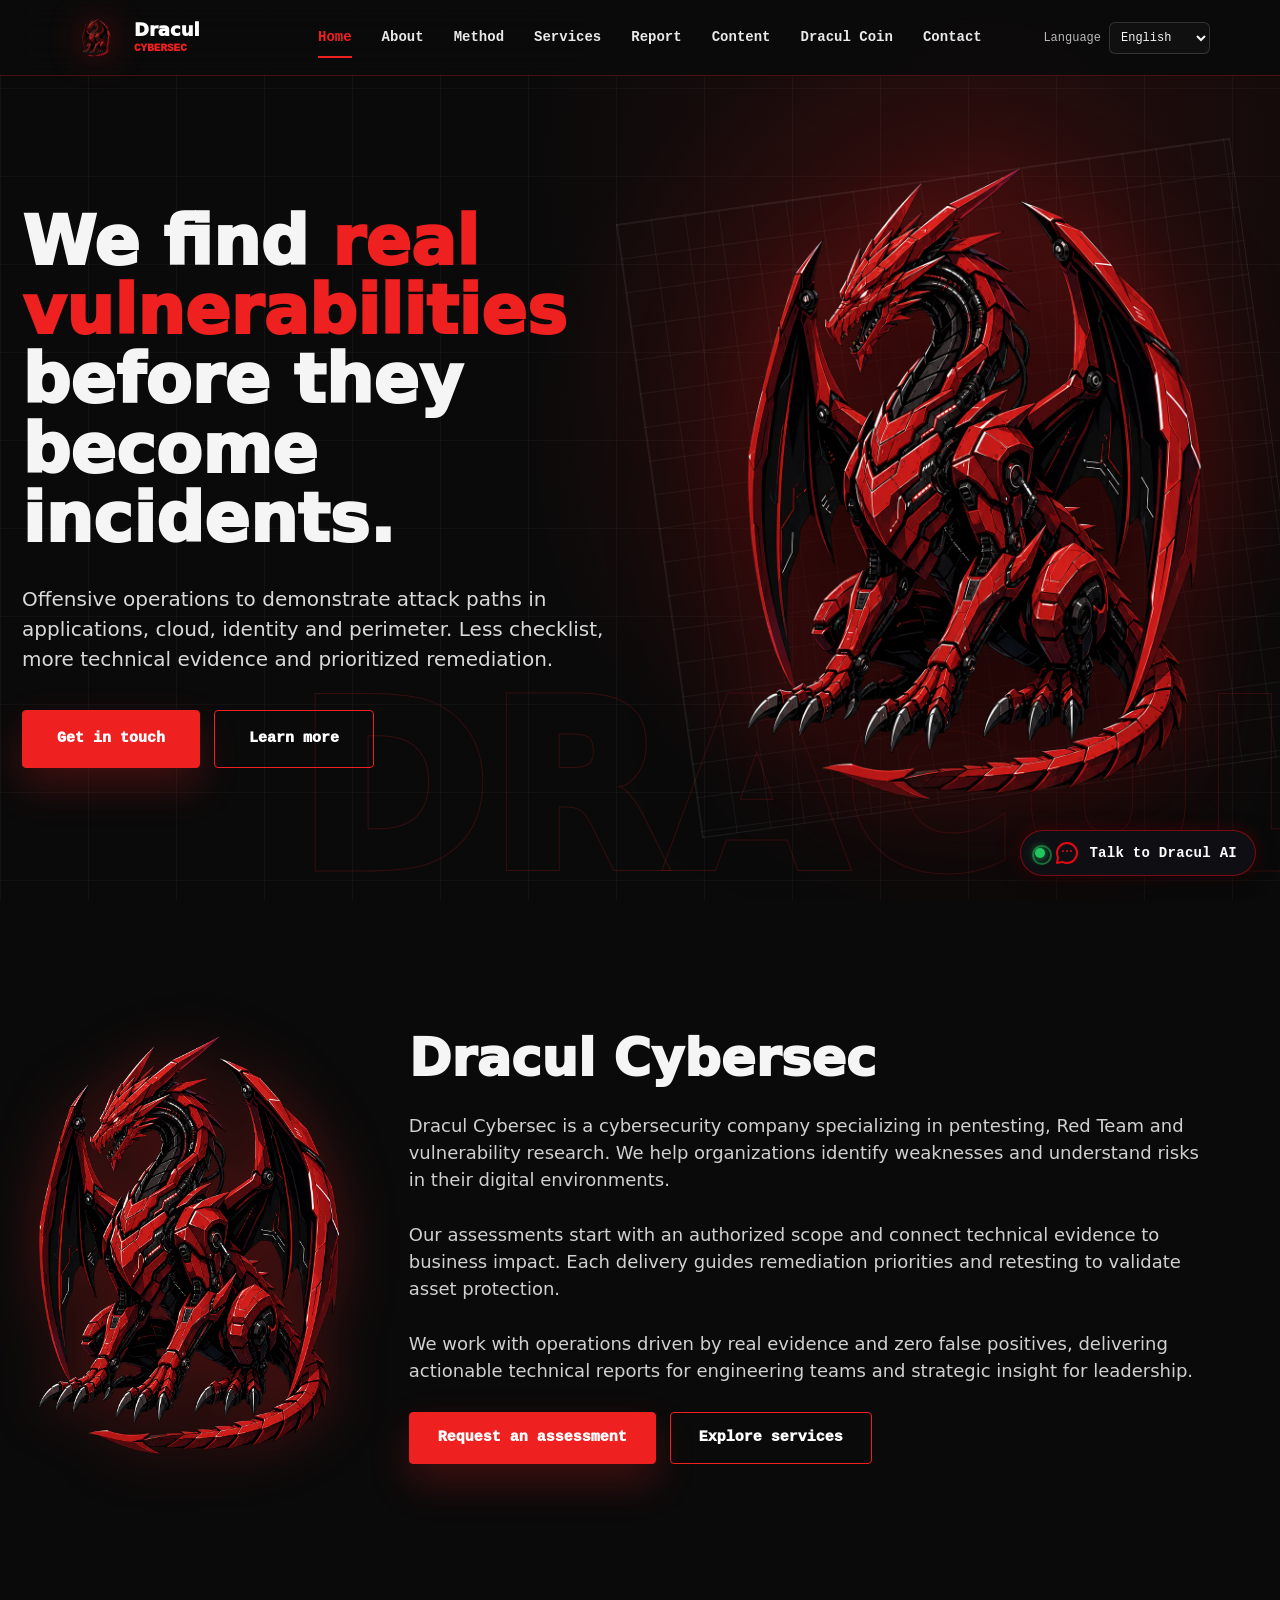
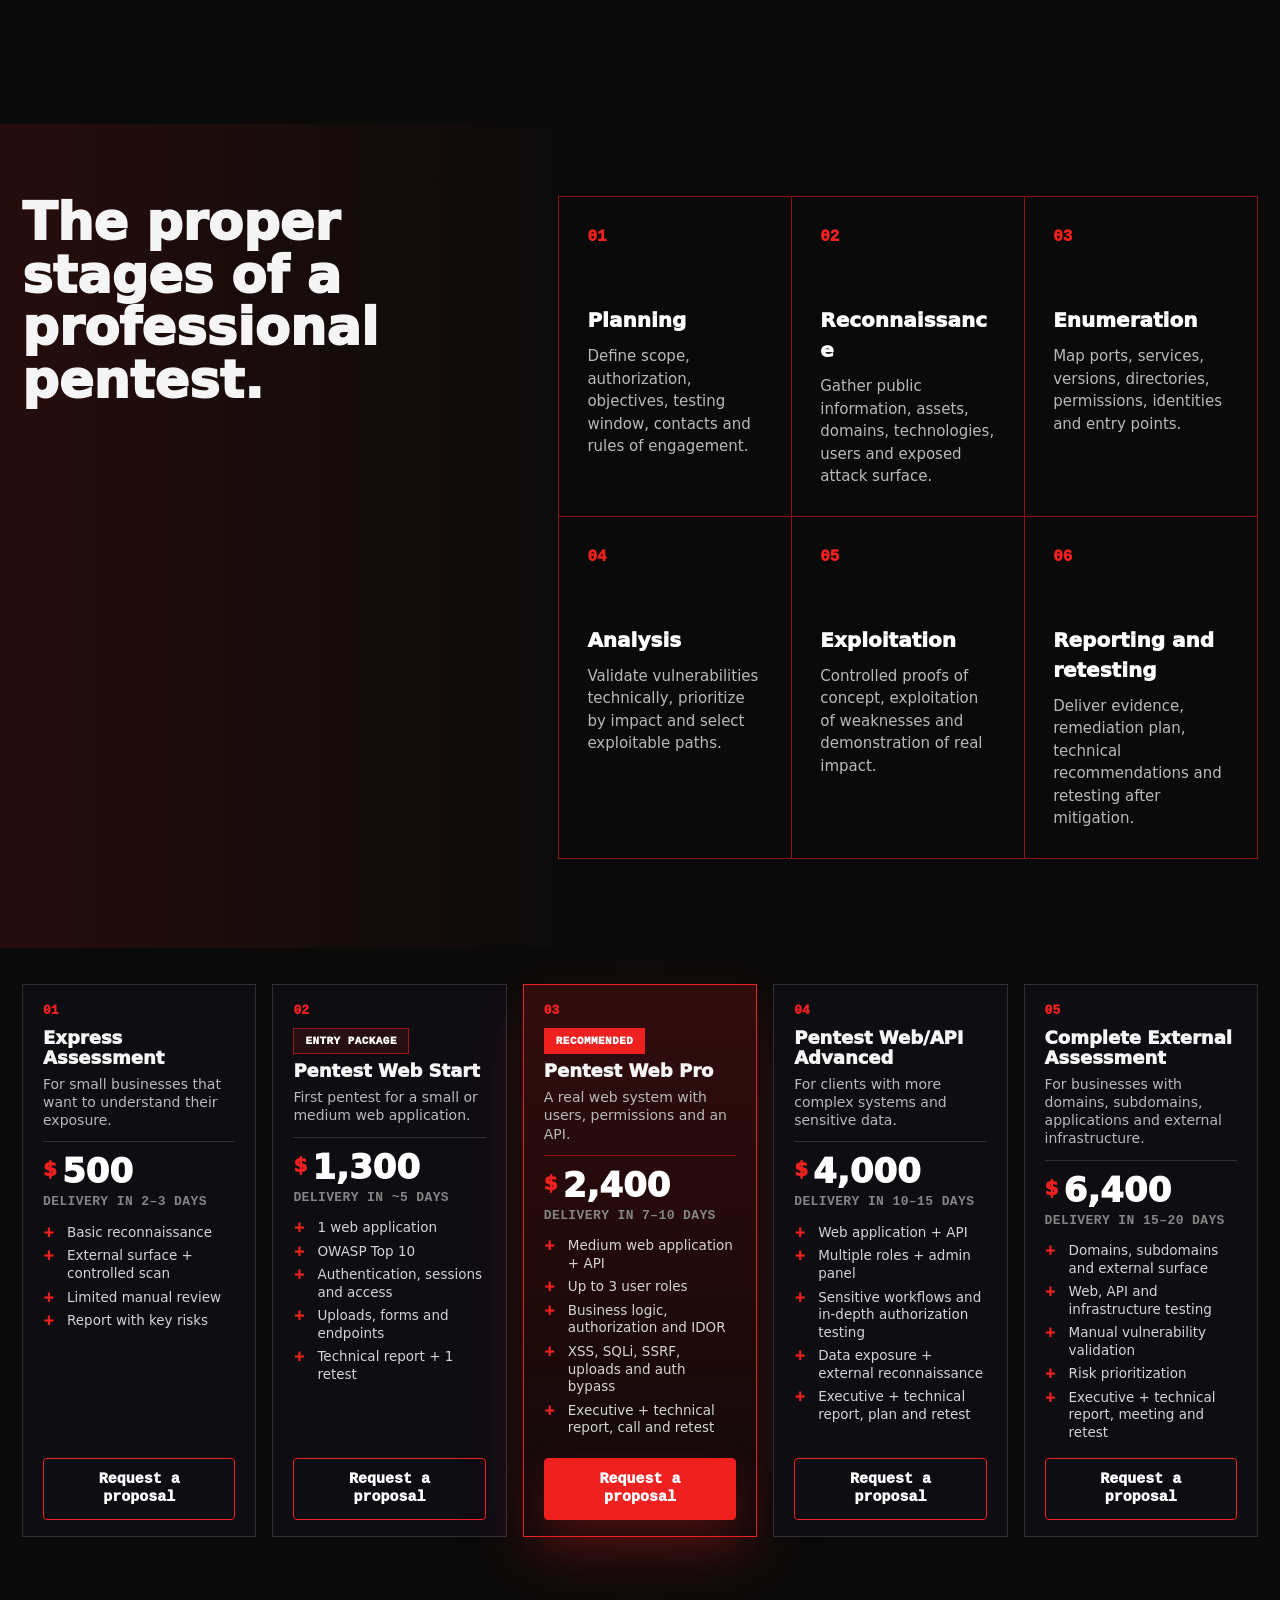
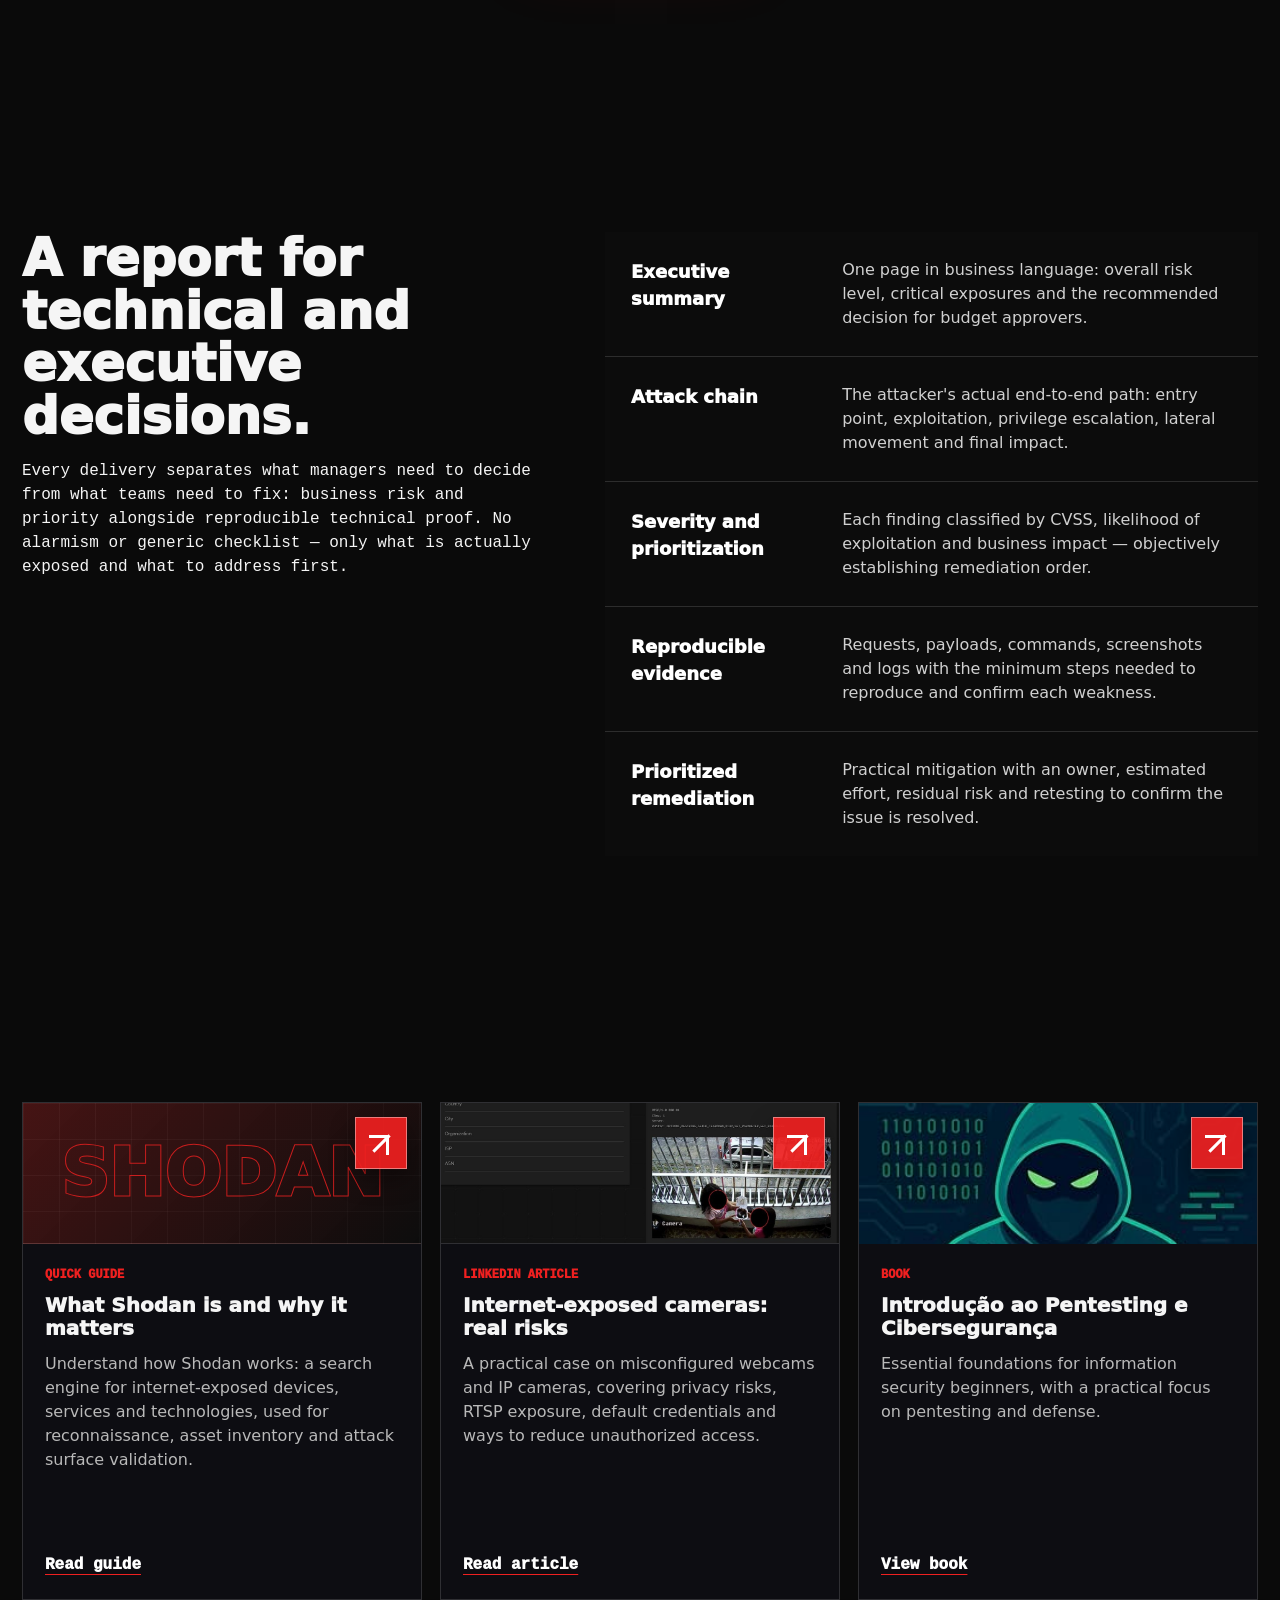
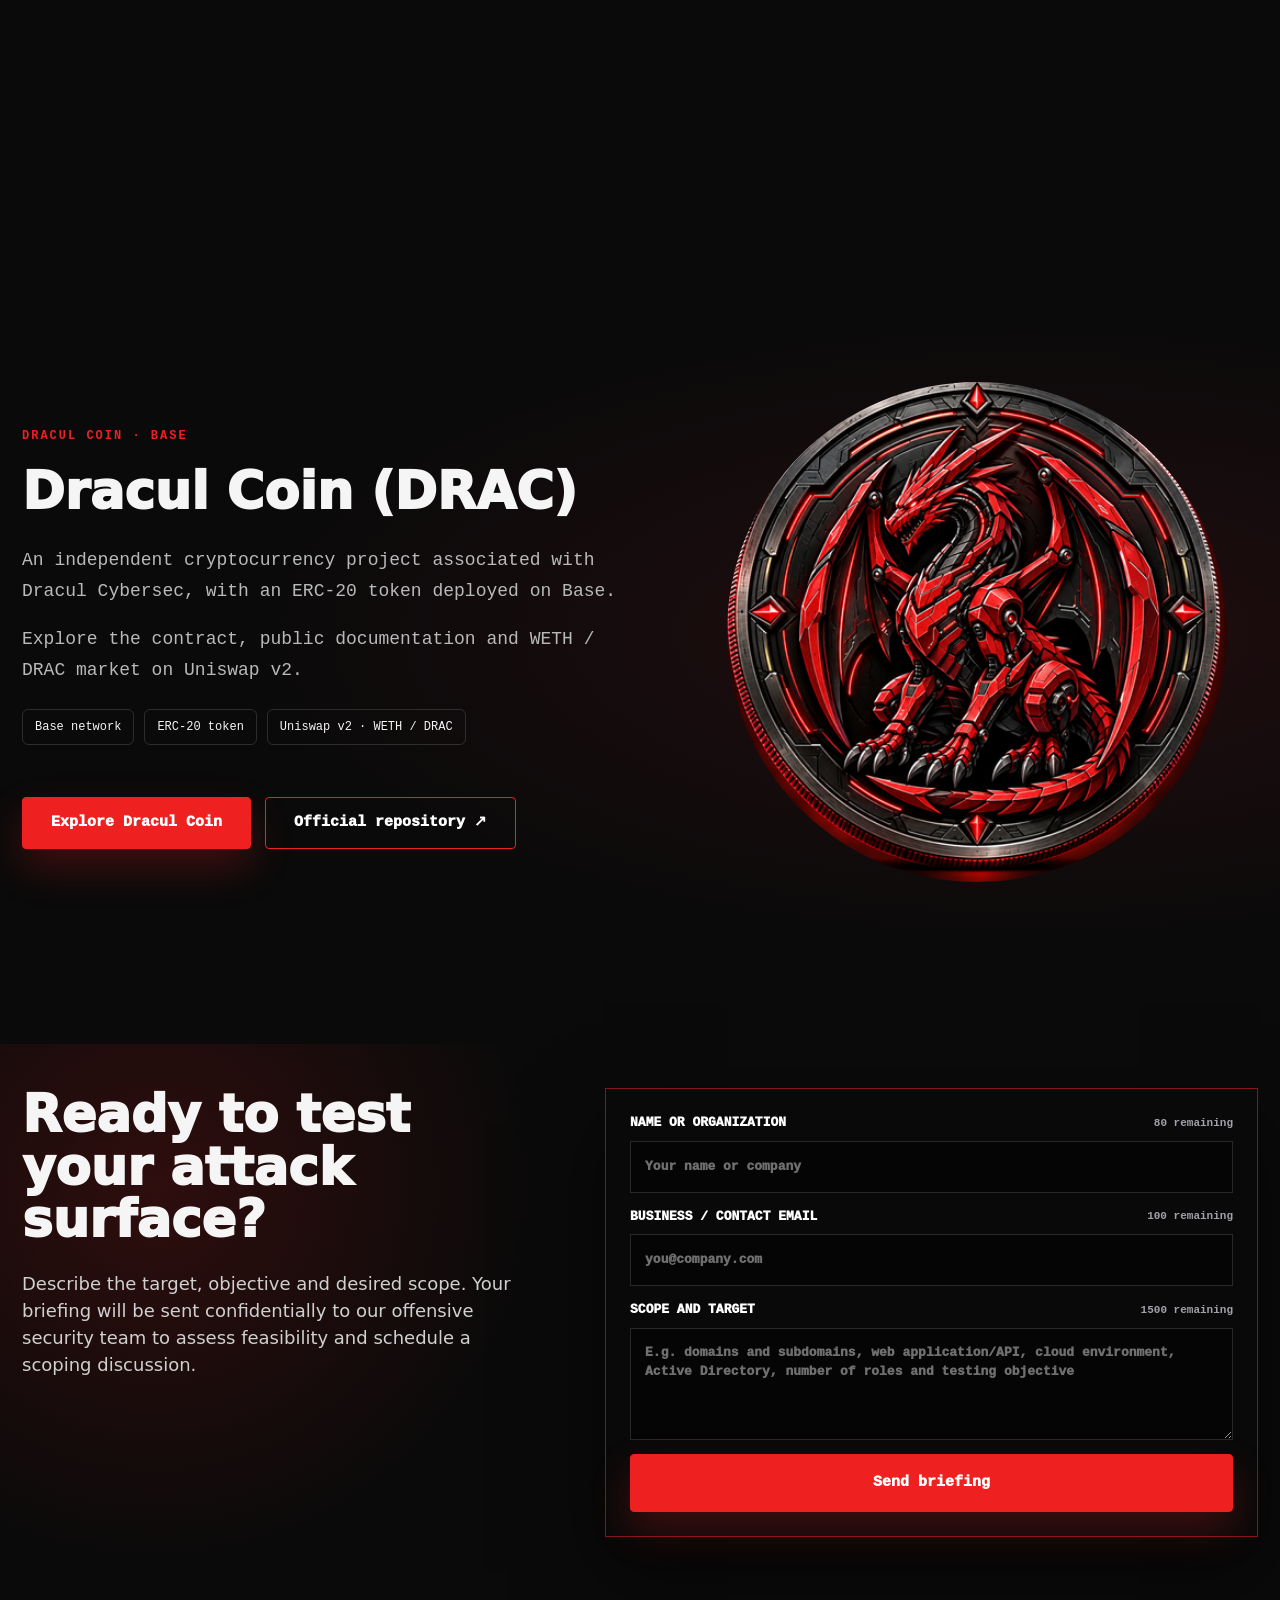
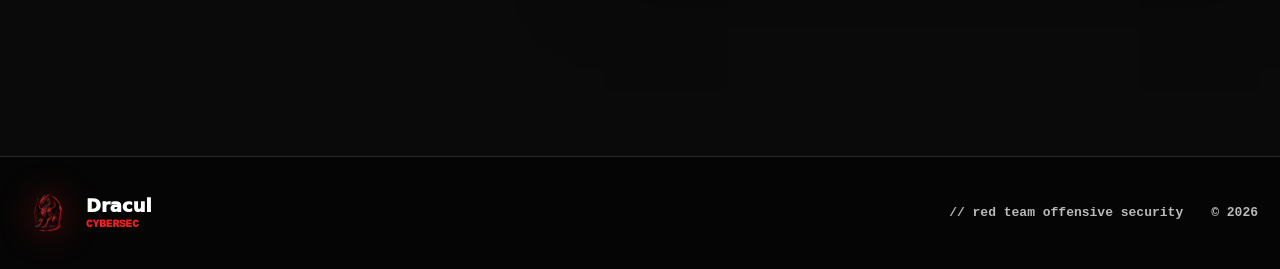
<file: docs/index.html>
<!DOCTYPE html>

<html lang="en">
<head><script>document.documentElement.setAttribute('data-locale-initializing','');</script>
<meta charset="utf-8"/>
<meta content="width=device-width, initial-scale=1" name="viewport"/>
<title>Dracul Cybersec | Red Team Offensive Security</title>
<meta content="Dracul Cybersec executa Red Team, pentest ofensivo, pesquisa de vulnerabilidades e validação de caminhos reais de ataque." name="description"/>
<meta content="pentest, red team, cibersegurança, seguranca ofensiva, active directory, pentest web, pentest mobile, api security, dracul cybersec" name="keywords"/>
<meta content="index, follow, max-image-preview:large, max-snippet:-1, max-video-preview:-1" name="robots"/>
<link href="https://draculcybersec.com/" rel="canonical"/>
<meta content="#0a0a0a" name="theme-color"/>
<!-- Open Graph / Facebook / WhatsApp -->
<meta content="pt_BR" property="og:locale"/>
<meta content="website" property="og:type"/>
<meta content="Dracul Cybersec | Red Team &amp; Pentest Ofensivo" property="og:title"/>
<meta content="Operações de Red Team e Pentests avançados em aplicações web, mobile, APIs e nuvem com validação prática e reteste incluso." property="og:description"/>
<meta content="https://draculcybersec.com/" property="og:url"/>
<meta content="Dracul Cybersec" property="og:site_name"/>
<meta content="https://draculcybersec.com/assets/dracul-brand-mark.png" property="og:image"/>
<!-- Twitter Card -->
<meta content="summary_large_image" name="twitter:card"/>
<meta content="Dracul Cybersec | Red Team &amp; Pentest Ofensivo" name="twitter:title"/>
<meta content="Operações ofensivas para provar caminhos reais de ataque antes que virem incidentes." name="twitter:description"/>
<meta content="https://draculcybersec.com/assets/dracul-brand-mark.png" name="twitter:image"/>
<link href="assets/favicon.png" rel="icon" type="image/png"/>
<link as="image" href="assets/dracul-brand-mark.png" rel="preload"/>
<link href="styles.css?v=20261014-services-fit" rel="stylesheet"/>
<!-- Schema.org JSON-LD para indexadores (Google, Bing) -->
<script type="application/ld+json">
    {
      "@context": "https://schema.org",
      "@graph": [
        {
          "@type": "ProfessionalService",
          "@id": "https://draculcybersec.com/#organization",
          "name": "Dracul Cybersec",
          "url": "https://draculcybersec.com/",
          "logo": "https://draculcybersec.com/assets/dracul-brand-mark.png",
          "image": "https://draculcybersec.com/assets/dracul-hero-dragon.png",
          "description": "Empresa de segurança cibernética especializada em Red Team, Pentests avançados Web, Mobile, APIs, Nuvem e Active Directory com evidências reais e reteste incluso.",
          "priceRange": "$$",
          "areaServed": {
            "@type": "Country",
            "name": "Brazil"
          },
          "hasOfferCatalog": {
            "@type": "OfferCatalog",
            "name": "Serviços de Segurança Ofensiva",
            "itemListElement": [
              {
                "@type": "Offer",
                "itemOffered": {
                  "@type": "Service",
                  "name": "Pentest Web, Mobile & APIs",
                  "description": "Identificação e exploração de vulnerabilidades críticas em aplicações web, mobile e APIs com validação prática sem falsos positivos."
                }
              },
              {
                "@type": "Offer",
                "itemOffered": {
                  "@type": "Service",
                  "name": "Operações de Red Team",
                  "description": "Simulações de ataque de alta fidelidade simulando adversários reais para avaliar a resiliência e detecção de incidentes."
                }
              },
              {
                "@type": "Offer",
                "itemOffered": {
                  "@type": "Service",
                  "name": "Active Directory & Segurança em Nuvem",
                  "description": "Mapeamento de caminhos de escalação de privilégios e abuso de permissões em Active Directory, AWS, Azure e GCP."
                }
              },
              {
                "@type": "Offer",
                "itemOffered": {
                  "@type": "Service",
                  "name": "Attack Surface Management",
                  "description": "Mapeamento contínuo de superfície de ataque exposta na internet e identificação preventiva de ativos esquecidos."
                }
              },
              {
                "@type": "Offer",
                "itemOffered": {
                  "@type": "Service",
                  "name": "Exercício de Purple Team",
                  "description": "Atuação integrada entre equipe ofensiva e defensiva para calibração de alertas SIEM/SOC e capacidade de resposta."
                }
              }
            ]
          }
        }
      ]
    }
    </script>
</head>
<body>
<header class="site-header" data-header="">
<a aria-label="Dracul Cybersec" class="brand" href="#inicio">
<img alt="" height="512" src="assets/dracul-brand-mark.png" width="512"/>
<span>
<strong>Dracul</strong>
<small>Cybersec</small>
</span>
</a>
<button aria-controls="nav" aria-expanded="false" class="nav-toggle" data-nav-toggle="" type="button">
<span></span>
<span></span>
<span></span>
<span class="sr-only">Abrir menu</span>
</button>
<nav class="nav" data-nav="" id="nav">
<div class="nav-mobile-top">
<span class="nav-mobile-title">MENU // SISTEMA</span>
<span class="nav-mobile-badge">TERMINAL OFENSIVO</span>
</div>
<div class="nav-links-list">
<a class="is-active" href="#inicio">
<span class="nav-item-num">01</span>
<span class="nav-item-name">Home</span>
<span aria-hidden="true" class="nav-item-arrow">→</span>
</a>
<a href="#sobre">
<span class="nav-item-num">02</span>
<span class="nav-item-name">Sobre</span>
<span aria-hidden="true" class="nav-item-arrow">→</span>
</a>
<a href="#metodo">
<span class="nav-item-num">03</span>
<span class="nav-item-name">Método</span>
<span aria-hidden="true" class="nav-item-arrow">→</span>
</a>
<a href="#servicos">
<span class="nav-item-num">04</span>
<span class="nav-item-name">Serviços</span>
<span aria-hidden="true" class="nav-item-arrow">→</span>
</a>
<a href="#relatorio">
<span class="nav-item-num">05</span>
<span class="nav-item-name">Relatório</span>
<span aria-hidden="true" class="nav-item-arrow">→</span>
</a>
<a href="#conteudo">
<span class="nav-item-num">06</span>
<span class="nav-item-name">Conteúdo</span>
<span aria-hidden="true" class="nav-item-arrow">→</span>
</a>
<a href="#dracul-coin"><span class="nav-item-num">07</span><span class="nav-item-name">Dracul Coin</span><span aria-hidden="true" class="nav-item-arrow">→</span></a>
</div>
<!-- <a href="#academy">Academy</a> -->
<div class="nav-cta-box">
<a class="nav-cta-btn" href="#contato">
<span class="nav-cta-desktop">Contato</span>
<span class="nav-cta-mobile">Falar com Especialistas</span>
<span aria-hidden="true" class="nav-cta-arrow">→</span>
</a>
</div>
<div class="nav-mobile-bottom">
<div class="nav-status-indicator">
<span class="pulse-dot"></span>
<span>DRACUL CYBERSEC // RED TEAM</span>
</div>
<span class="nav-system-status">ONLINE</span>
</div>
</nav>
<label class="portfolio-language"><span>Language</span><select aria-label="Language" id="portfolio-language"><option lang="en" selected value="en">English</option><option lang="es" value="es">Español</option><option lang="pt-BR" value="pt">Português</option></select></label>
</header>
<main>
<section aria-labelledby="hero-title" class="hero" id="inicio">
<div aria-hidden="true" class="hero-bg-word">DRACUL</div>
<div class="container hero-grid">
<div class="hero-copy">
<h1 id="hero-title">
              Encontramos <span>falhas reais</span> antes que elas virem incidente.
            </h1>
<p class="lead">
              Operações ofensivas para provar caminhos de ataque em aplicações, nuvem, identidade e perímetro. Menos
              checklist, mais evidência técnica e correção priorizada.
            </p>
<div class="hero-actions">
<a class="button primary" href="#contato">Entre em contato</a>
<a class="button outline" href="#sobre">Saiba mais</a>
<!-- <a class="button outline" href="http://localhost/index.php">Acessar Academy</a> -->
</div>
</div>
<div aria-label="Dragão Dracul Cybersec" class="hero-art">
<div aria-hidden="true" class="dragon-halo"></div>
<img alt="Dragão cybernético Dracul Cybersec" height="1536" src="assets/dracul-hero-dragon.png" width="1024"/>
</div>
</div>
</section>
<section aria-labelledby="about-title" class="about-section" id="sobre">
<div class="container about-grid">
<div class="about-dragon">
<img alt="Dragão da Dracul Cybersec" height="1536" src="assets/dracul-hero-dragon.png" width="1024"/>
</div>
<div class="about-copy">
<h2 id="about-title">Dracul Cybersec</h2>
<p>
              A Dracul Cybersec é uma empresa de cibersegurança especializada em pentest, Red Team e pesquisa de vulnerabilidades. Ajudamos organizações a identificar falhas e entender os riscos em seus ambientes digitais.
            </p>
<p>
              Nossas avaliações partem de um escopo autorizado e conectam evidências técnicas ao impacto no negócio. Cada entrega orienta a priorização das correções e o reteste para validar a proteção dos ativos.
            </p>
<p>
              Trabalhamos com operações orientadas a evidências reais e zero falsos positivos, com relatórios técnicos acionáveis para times de engenharia e visão estratégica para a liderança.
            </p>
<div class="about-actions">
<a class="button primary compact" href="#contato">Solicitar avaliação</a>
<a class="button outline compact" href="#servicos">Conhecer serviços</a>
</div>
</div>
</div>
</section>
<section aria-labelledby="method-title" class="method-section" id="metodo">
<div class="container method-grid">
<div>
<h2 id="method-title">Etapas corretas de um pentest profissional.</h2>
</div>
<ol class="steps">
<li><span>01</span><strong>Planejamento</strong><p>Definição de escopo, autorização, objetivos, janela, contatos e regras de engajamento.</p></li>
<li><span>02</span><strong>Reconhecimento</strong><p>Coleta de informações públicas, ativos, domínios, tecnologias, usuários e superfície exposta.</p></li>
<li><span>03</span><strong>Enumeração</strong><p>Mapeamento de portas, serviços, versões, diretórios, permissões, identidades e pontos de entrada.</p></li>
<li><span>04</span><strong>Análise</strong><p>Validação técnica de vulnerabilidades, priorização por impacto e escolha dos caminhos exploráveis.</p></li>
<li><span>05</span><strong>Exploração</strong><p>Execução controlada de provas de conceito, abuso de falhas e demonstração do impacto real.</p></li>
<li><span>06</span><strong>Relatório e reteste</strong><p>Entrega das evidências, plano de correção, recomendação técnica e reteste após mitigação.</p></li>
</ol>
</div>
</section>
<section aria-label="Serviços" class="services-section" id="servicos">
<div class="container pricing-grid">
<article class="price-card">
<header class="price-head">
<span class="price-index">01</span>
<h3>Auditoria Express</h3>
<p class="price-for">Para empresas pequenas que querem saber se estão muito expostas.</p>
</header>
<p class="price-value"><span class="price-currency">$</span>500</p>
<p class="price-term">Entrega em 2–3 dias</p>
<ul class="price-list">
<li>Reconhecimento básico</li>
<li>Superfície externa + scan controlado</li>
<li>Revisão manual limitada</li>
<li>Relatório com principais riscos</li>
</ul>
<a class="button outline compact price-cta" href="#contato">Solicitar proposta</a>
</article>
<article class="price-card">
<header class="price-head">
<span class="price-index">02</span>
<span class="price-badge">Pacote de entrada</span>
<h3>Pentest Web Start</h3>
<p class="price-for">Primeiro pentest de uma aplicação web pequena ou média.</p>
</header>
<p class="price-value"><span class="price-currency">$</span>1,300</p>
<p class="price-term">Entrega em ~5 dias</p>
<ul class="price-list">
<li>1 aplicação web</li>
<li>OWASP Top 10</li>
<li>Autenticação, sessão e acesso</li>
<li>Uploads, formulários e endpoints</li>
<li>Relatório técnico + 1 reteste</li>
</ul>
<a class="button outline compact price-cta" href="#contato">Solicitar proposta</a>
</article>
<article class="price-card is-featured">
<header class="price-head">
<span class="price-index">03</span>
<span class="price-badge">Mais recomendado</span>
<h3>Pentest Web Pro</h3>
<p class="price-for">Sistema web real com usuários, permissões e API.</p>
</header>
<p class="price-value"><span class="price-currency">$</span>2,400</p>
<p class="price-term">Entrega em 7–10 dias</p>
<ul class="price-list">
<li>Aplicação web média + API</li>
<li>Até 3 perfis de usuário</li>
<li>Lógica de negócio, autorização e IDOR</li>
<li>XSS, SQLi, SSRF, upload e auth bypass</li>
<li>Relatório exec. + técnico, call e reteste</li>
</ul>
<a class="button primary compact price-cta" href="#contato">Solicitar proposta</a>
</article>
<article class="price-card">
<header class="price-head">
<span class="price-index">04</span>
<h3>Pentest Web/API Advanced</h3>
<p class="price-for">Para cliente com sistema mais sério e dados sensíveis.</p>
</header>
<p class="price-value"><span class="price-currency">$</span>4,000</p>
<p class="price-term">Entrega em 10–15 dias</p>
<ul class="price-list">
<li>Aplicação web + API</li>
<li>Múltiplos perfis + painel admin</li>
<li>Fluxos sensíveis e autorização profunda</li>
<li>Exposição de dados + recon externo</li>
<li>Relatório exec. + técnico, plano e reteste</li>
</ul>
<a class="button outline compact price-cta" href="#contato">Solicitar proposta</a>
</article>
<article class="price-card">
<header class="price-head">
<span class="price-index">05</span>
<h3>Auditoria Externa Completa</h3>
<p class="price-for">Para empresas com domínio, subdomínios, aplicações e infraestrutura externa.</p>
</header>
<p class="price-value"><span class="price-currency">$</span>6,400</p>
<p class="price-term">Entrega em 15–20 dias</p>
<ul class="price-list">
<li>Domínios, subdomínios e superfície externa</li>
<li>Testes web, API e infraestrutura</li>
<li>Validação manual de vulnerabilidades</li>
<li>Priorização de risco</li>
<li>Relatório exec. + técnico, reunião e reteste</li>
</ul>
<a class="button outline compact price-cta" href="#contato">Solicitar proposta</a>
</article>
</div>
</section>
<section aria-labelledby="proof-title" class="proof-section" id="relatorio">
<div class="container proof-grid">
<div>
<h2 id="proof-title">Relatório que serve para decisão técnica e executiva.</h2>
<p>
              Toda entrega separa o que o gestor precisa para decidir do que a equipe precisa para corrigir:
              risco de negócio e prioridade de um lado, prova técnica reproduzível do outro. Sem alarmismo e
              sem checklist genérico — apenas o que está realmente exposto e o que fazer primeiro.
            </p>
</div>
<div class="proof-list">
<p><strong>Resumo executivo</strong><span>Uma página em linguagem de negócio: nível de risco geral, exposições críticas e a decisão recomendada para quem aprova orçamento.</span></p>
<p><strong>Cadeia de ataque</strong><span>O caminho real do atacante de ponta a ponta: ponto de entrada, exploração, escalada de privilégio, movimentação lateral e impacto final.</span></p>
<p><strong>Severidade e priorização</strong><span>Cada achado classificado por CVSS, probabilidade de exploração e impacto no negócio — definindo objetivamente a ordem do que corrigir.</span></p>
<p><strong>Evidência reproduzível</strong><span>Requests, payloads, comandos, prints e logs com os passos mínimos para sua equipe reproduzir e confirmar cada falha.</span></p>
<p><strong>Correção priorizada</strong><span>Mitigação prática com responsável (owner), esforço estimado, risco residual e reteste para comprovar que a falha foi fechada.</span></p>
</div>
</div>
</section>
<section aria-label="Conteúdo" class="content-section" id="conteudo">
<div class="container content-grid">
<article class="content-card feature-card">
<button aria-label="Ler guia sobre o Shodan" class="content-preview shodan-media" data-modal-target="article-shodan-modal" type="button">
<span>SHODAN</span>
<span aria-hidden="true" class="open-badge"></span>
</button>
<div>
<p class="content-type">Guia rápido</p>
<h3>O que é o Shodan e por que ele importa</h3>
<p>
                Entenda como o Shodan funciona: um motor de busca para dispositivos, serviços e tecnologias expostas na
                internet, usado em reconhecimento, inventário de ativos e validação de superfície de ataque.
              </p>
<button class="content-action" data-modal-target="article-shodan-modal" type="button">
                Ler guia
              </button>
</div>
</article>
<article class="content-card">
<button aria-label="Ler artigo sobre câmeras expostas na internet" class="content-preview" data-modal-target="post-shodan-modal" type="button">
<img alt="" height="577" src="assets/linkedin-shodan-post-thumb.jpg" width="1280"/>
<span aria-hidden="true" class="open-badge"></span>
</button>
<div>
<p class="content-type">Artigo no LinkedIn</p>
<h3>Câmeras expostas na internet: risco real</h3>
<p>
                Caso prático sobre webcams e câmeras IP mal configuradas, com foco nos riscos de privacidade, exposição
                de RTSP, credenciais padrão e medidas para reduzir acesso indevido.
              </p>
<button class="content-action" data-modal-target="post-shodan-modal" type="button">
                Ler conteúdo
              </button>
</div>
</article>
<article class="content-card book-card">
<button aria-label="Abrir livro Introdução ao Pentesting e Cibersegurança" class="content-preview book-preview" data-modal-target="book-pentest-modal" type="button">
<img alt="Capa do livro Introdução ao Pentesting e Cibersegurança" height="522" src="assets/book-pentest-cover.jpg" width="348"/>
<span aria-hidden="true" class="open-badge"></span>
</button>
<div>
<p class="content-type">Livro</p>
<h3>Introdução ao Pentesting e Cibersegurança</h3>
<p>
                Fundamentos essenciais para iniciantes em segurança da informação, com foco em base prática para
                pentest e defesa.
              </p>
<button class="content-action" data-modal-target="book-pentest-modal" type="button">
                Ver livro
              </button>
</div>
</article>
</div>
</section>
<!-- <section class="academy-section" id="academy" aria-labelledby="academy-title">
        <div class="container academy-grid">
          <div class="academy-copy">
            <p class="academy-kicker">// Dracul Cybersec Academy</p>
            <h2 id="academy-title">Treino ofensivo com método, evidência e ambiente descartável.</h2>
            <p>
              Uma plataforma protegida por login e assinatura mensal, com manual técnico completo, checklists
              persistentes e laboratórios locais iniciados com um clique. O conteúdo acompanha o percurso real de um
              pentest autorizado — do escopo ao reteste — sem depender da EC2.
            </p>
            <ul class="academy-features">
              <li><strong>Manual aplicado</strong><span>52 capítulos, mais de 1.100 verificações e trilha adaptada ao laboratório atual.</span></li>
              <li><strong>Laboratórios locais</strong><span>Juice Shop, WebGoat, DVWA e dojo de containers publicados apenas em loopback.</span></li>
              <li><strong>Dev e Prod</strong><span>Perfis separados, cobrança Stripe em produção e isolamento explícito dos alvos.</span></li>
              <li><strong>Multilíngue</strong><span>Interface e manual completo com tradução progressiva e cache por idioma.</span></li>
            </ul>
            <div class="hero-actions">
              <a class="button primary" href="http://localhost/index.php">Entrar na Academy</a>
              <a class="button outline" href="http://localhost/index.php?r=pricing">Ver assinatura</a>
            </div>
          </div>
          <div class="academy-console" aria-label="Fluxo de aprendizagem da Dracul Cybersec Academy">
            <div class="academy-console-head"><span></span><span></span><span></span><strong>DRACUL_ACADEMY</strong></div>
            <ol>
              <li><span>01</span><div><strong>HIPÓTESE</strong><small>escopo · superfície · controle</small></div></li>
              <li><span>02</span><div><strong>LAB ISOLADO</strong><small>start · teste · evidência</small></div></li>
              <li><span>03</span><div><strong>IMPACTO MÍNIMO</strong><small>causa raiz · correção</small></div></li>
              <li><span>04</span><div><strong>RETESTE</strong><small>regressão · relatório</small></div></li>
            </ol>
            <img src="assets/dracul-brand-mark.png" alt="" width="512" height="512" />
          </div>
        </div>
      </section> -->
<section aria-labelledby="coin-intro-title" class="coin-intro-section" id="dracul-coin">
<div class="container coin-intro-grid"><div class="coin-intro-copy"><p class="coin-intro-label">DRACUL COIN · BASE</p><h2 id="coin-intro-title">Dracul Coin (DRAC)</h2>
<p>Um projeto independente de criptomoeda associado à Dracul Cybersec, com token ERC-20 implantado na rede Base.</p>
<p>Conheça o contrato, a documentação pública e o mercado WETH / DRAC na Uniswap v2.</p>
<div class="coin-intro-facts"><span>Rede Base</span><span>Token ERC-20</span><span>Uniswap v2 · WETH / DRAC</span></div>
<div class="about-actions"><a class="button primary compact" href="/draccoin/">Conhecer Dracul Coin</a><a class="button outline compact" href="https://github.com/Dracul-Cybersec/dracul-coin" rel="noopener noreferrer" target="_blank">Repositório oficial ↗</a></div>
</div><a aria-label="Conhecer Dracul Coin" class="coin-intro-visual" href="/draccoin/"><img alt="Moeda Dracul Coin com dragão vermelho" height="512" loading="lazy" src="draccoin/assets/drac-coin-512.png" width="512"/></a></div></section>
<section aria-labelledby="contact-title" class="contact-section" id="contato">
<div class="container contact-grid">
<div>
<h2 id="contact-title">Pronto para testar sua superfície?</h2>
<p>
              Conte o alvo, o objetivo e o escopo desejado. O briefing será transmitido com sigilo absoluto para a nossa equipe técnica de segurança ofensiva para avaliação de viabilidade e agendamento de alinhamento.
            </p>
</div>
<form class="contact-form" data-contact-form="">
<label>
<div class="field-header">
<span>Nome ou Organização</span>
<span class="char-counter" id="name-counter">80 restantes</span>
</div>
<input autocomplete="name" id="briefing-name" maxlength="80" minlength="2" name="name" placeholder="Seu nome ou empresa" required="" type="text"/>
</label>
<label>
<div class="field-header">
<span>E-mail corporativo / contato</span>
<span class="char-counter" id="email-counter">100 restantes</span>
</div>
<input autocomplete="email" id="briefing-email" maxlength="100" minlength="5" name="email" placeholder="voce@empresa.com" required="" type="email"/>
</label>
<label>
<div class="field-header">
<span>Escopo e Alvo</span>
<span class="char-counter" id="scope-counter">1500 restantes</span>
</div>
<textarea id="briefing-scope" maxlength="1500" minlength="10" name="scope" placeholder="Ex.: domínio e subdomínios, aplicação web/API, ambiente cloud, Active Directory, nº de perfis e o objetivo do teste" required="" rows="4"></textarea>
</label>
<button class="button primary full" type="submit">Enviar briefing</button>
</form>
</div>
</section>
</main>
<dialog aria-labelledby="article-shodan-title" class="modal modal-reading-dialog" id="article-shodan-modal">
<div class="modal-panel">
<button aria-label="Fechar" class="modal-close" data-modal-close="" type="button">Fechar</button>
<article class="modal-reading">
<p class="content-type">Guia rápido</p>
<h2 id="article-shodan-title">O que é o Shodan e por que ele importa</h2>
<p class="article-meta">Dracul Cybersec · Fundamentos de reconhecimento · ~5 min de leitura</p>
<p class="article-lead">
            O Shodan é um motor de busca para ativos conectados à internet. Enquanto buscadores tradicionais indexam
            páginas, o Shodan cataloga serviços, banners, portas, certificados, tecnologias e metadados que ajudam a
            entender o que uma organização ou um provedor deixou exposto publicamente.
          </p>
<div class="modal-article">
<h3>O que o Shodan enxerga</h3>
<p>
              Quando um serviço responde na internet, ele pode revelar informações técnicas: porta aberta, protocolo,
              versão do software, cabeçalhos HTTP, certificado TLS, nome do produto, localização aproximada, provedor,
              sistema operacional ou mensagem de banner. O Shodan coleta esse tipo de dado e permite consultar o
              resultado como um inventário pesquisável da superfície pública.
            </p>
<p>
              Isso não significa que todo resultado seja uma vulnerabilidade. Um servidor web, uma VPN ou um painel de
              administração podem aparecer no Shodan apenas porque estão publicados. O risco nasce quando o serviço está
              desatualizado, mal configurado, sem autenticação adequada, com credenciais padrão ou exposto sem necessidade.
            </p>
<h3>Como ele é usado em segurança</h3>
<p>
              Em um trabalho autorizado, o Shodan acelera a fase de reconhecimento. Ele ajuda a localizar ativos que a
              empresa talvez nem saiba que estão online, identificar tecnologias antigas, descobrir portas incomuns e
              priorizar aquilo que precisa de validação manual. Para defesa, funciona como uma lente externa: mostra como
              a organização aparece para qualquer pessoa na internet.
            </p>
<dl class="defs">
<div><dt>Inventário externo</dt><dd>Ajuda a encontrar domínios, IPs e serviços publicados fora do controle esperado.</dd></div>
<div><dt>Priorização</dt><dd>Permite filtrar tecnologias, portas e banners que merecem revisão antes de uma exploração real.</dd></div>
<div><dt>Monitoramento</dt><dd>Serve para acompanhar se um ativo novo apareceu exposto depois de mudanças de infraestrutura.</dd></div>
</dl>
<h3>Filtros comuns</h3>
<p>
              A força do Shodan está nos filtros. Eles permitem transformar uma busca ampla em uma consulta operacional.
              Alguns exemplos seguros para entendimento:
            </p>
<pre class="code-block"><code>org:"Nome da Organizacao"
ssl.cert.subject.cn:"exemplo.com"
http.title:"Painel Administrativo"
port:443 product:"nginx"</code></pre>
<dl class="defs">
<div><dt>org</dt><dd>Filtra por organização ou provedor associado ao ativo.</dd></div>
<div><dt>ssl.cert.subject.cn</dt><dd>Procura nomes presentes no certificado TLS.</dd></div>
<div><dt>http.title</dt><dd>Busca pelo título HTML retornado por uma aplicação web.</dd></div>
<div><dt>port / product</dt><dd>Combinam porta e tecnologia para refinar a superfície analisada.</dd></div>
</dl>
<h3>O que fazer com os achados</h3>
<p>
              O resultado do Shodan deve ser ponto de partida, não conclusão. Depois de encontrar um ativo, o passo
              correto é confirmar propriedade, validar se o serviço ainda está online, entender se ele deveria estar
              exposto e documentar risco, impacto e correção. Em ambientes profissionais, cada teste precisa respeitar
              escopo e autorização.
            </p>
<ul>
<li>Remova da internet painéis administrativos que não precisam ser públicos.</li>
<li>Restrinja acesso por VPN, allowlist de IP ou controle de identidade forte.</li>
<li>Atualize serviços que aparecem com versões antigas ou banners detalhados demais.</li>
<li>Monitore periodicamente novos ativos publicados em nuvem, datacenter e terceiros.</li>
</ul>
<h3>Resumo</h3>
<p>
              O Shodan é valioso porque mostra exposição real. Ele não substitui um pentest, mas ajuda a descobrir onde
              olhar primeiro. Usado corretamente, reduz surpresa, melhora inventário e orienta decisões defensivas com
              base no que está visível do lado de fora.
            </p>
</div>
<a class="button primary compact" href="https://www.shodan.io/" rel="noopener noreferrer" target="_blank">
            Conhecer o Shodan
          </a>
</article>
</div>
</dialog>
<dialog aria-labelledby="post-shodan-title" class="modal modal-reading-dialog" id="post-shodan-modal">
<div class="modal-panel">
<button aria-label="Fechar" class="modal-close" data-modal-close="" type="button">Fechar</button>
<article class="modal-reading">
<p class="content-type">Artigo no LinkedIn</p>
<h2 id="post-shodan-title">Shodan e os Riscos de uma Webcam Exposta à Internet</h2>
<p class="article-meta">Por Fábio Silva Monteiro · LinkedIn · ~8 min de leitura</p>
<p class="article-lead">
            Hoje em dia é comum encontrar câmeras conectadas em quase todo lugar — lojas, residências, shoppings e até
            nas ruas — com o objetivo de monitorar atividades. A maioria é simples de instalar e pode ser acessada
            pelo celular através de aplicativos, mas, quando mal configuradas, viram um risco de segurança. É sobre
            esse risco e sobre como o Shodan é usado para encontrar essas câmeras expostas e mal configuradas que
            trata este artigo.
          </p>
<div class="modal-article">
<h3>O que é o Shodan</h3>
<p>
              O Shodan é um motor de busca, parecido com o Google, mas com uma característica única: ele realiza
              buscas específicas por dispositivos conectados à internet, indo muito além da indexação comum. A
              ferramenta consegue fornecer informações detalhadas sobre servidores, câmeras de segurança, roteadores
              e outros dispositivos. Em vez de páginas, o Shodan mapeia e categoriza dispositivos online, dando a
              qualquer pessoa a capacidade de encontrar informações detalhadas sobre o que está conectado à internet.
            </p>
<p>
              Atualmente ele é uma ferramenta poderosa e importante na fase de reconhecimento do alvo. Ao iniciar um
              pentest precisamos identificar possíveis vulnerabilidades, e o Shodan faz isso de forma muito direta. A
              ferramenta ainda possui categorias de busca — sistemas de controle industrial, bancos de dados,
              infraestrutura de rede e mais — o que agiliza bastante a coleta de dados.
            </p>
<h3>Os riscos da exposição da câmera</h3>
<p>
              Quando uma câmera IP está mal configurada e exposta na internet, ela pode ser facilmente descoberta e
              explorada pelo Shodan, e as implicações são preocupantes. Um atacante poderia visualizar a transmissão
              ao vivo, manipular o dispositivo, roubar dados ou usar a câmera como ponto de entrada para atacar outros
              sistemas da mesma rede. Além disso, poderia comprometer a privacidade do dono e, em casos extremos, usar
              as informações coletadas para extorsão ou roubo.
            </p>
<h3>Capturando a prévia de uma câmera com o Shodan</h3>
<p>
              Com os riscos em mente, uma string simples no Shodan já retorna câmeras expostas que exibem uma imagem
              de prévia:
            </p>
<pre class="code-block"><code>country:"BR" port:"554" has_screenshot:true</code></pre>
<dl class="defs">
<div><dt>country:"BR"</dt><dd>Busca dispositivos localizados no Brasil (BR).</dd></div>
<div><dt>port:"554"</dt><dd>Busca dispositivos com a porta 554 aberta — normalmente o RTSP (Real-Time Streaming Protocol), usado para transmitir vídeo e áudio ao vivo pela internet.</dd></div>
<div><dt>has_screenshot:true</dt><dd>Limita os resultados a dispositivos que já expõem uma captura de tela.</dd></div>
</dl>
<p>
              Nos resultados originais os IPs foram removidos para não expor ainda mais as câmeras. Com acesso a uma
              transmissão como essa, um atacante poderia monitorar os horários de entrada e saída do alvo em casa; e,
              se a página de administração estiver vulnerável, poderia até ajustar o zoom para capturar placas de
              veículos. As possibilidades são vastas quando o acesso não autorizado é obtido.
            </p>
<h3>Lendo o serviço exposto (métodos RTSP)</h3>
<p>O Shodan também revela os métodos habilitados no dispositivo, por exemplo:</p>
<pre class="code-block"><code>Public: OPTIONS, DESCRIBE, SETUP</code></pre>
<p>Isso é perigoso, pois cada método abre um caminho para obter mais informações sobre o dispositivo:</p>
<dl class="defs">
<div><dt>OPTIONS</dt><dd>Permite descobrir os métodos suportados.</dd></div>
<div><dt>DESCRIBE</dt><dd>Retorna informações sobre o recurso de mídia (como parâmetros de streaming).</dd></div>
<div><dt>SETUP</dt><dd>Configura uma sessão de mídia.</dd></div>
<div><dt>TEARDOWN</dt><dd>Encerra uma sessão de mídia.</dd></div>
<div><dt>PLAY</dt><dd>Inicia a reprodução da transmissão de mídia.</dd></div>
<div><dt>SET_PARAMETER</dt><dd>Permite modificar parâmetros do servidor ou do cliente.</dd></div>
<div><dt>GET_PARAMETER</dt><dd>Permite obter parâmetros do servidor ou do cliente.</dd></div>
</dl>
<h3>Validando os métodos</h3>
<p>Para verificar se o servidor está no ar e respondendo, o <code>curl</code> confirma um status 200:</p>
<pre class="code-block"><code>curl -i -X OPTIONS "rtsp://&lt;ip&gt;"</code></pre>
<dl class="defs">
<div><dt>curl</dt><dd>Ferramenta de linha de comando para transferir dados de/para um servidor.</dd></div>
<div><dt>-i</dt><dd>Exibe os cabeçalhos da resposta.</dd></div>
<div><dt>-X OPTIONS</dt><dd>Solicita o método OPTIONS para descobrir o que é suportado.</dd></div>
</dl>
<p>Em seguida, o método <code>DESCRIBE</code> reúne mais informações sobre o alvo:</p>
<pre class="code-block"><code>echo -e "DESCRIBE rtsp://&lt;target_ip&gt;:&lt;port&gt;/ RTSP/1.0\r\nCSeq: 1\r\n\r\n" | nc &lt;target_ip&gt; &lt;port&gt;</code></pre>
<dl class="defs">
<div><dt>echo -e</dt><dd>Monta a string que será enviada; a opção <code>-e</code> interpreta caracteres especiais como <code>\r\n</code>, exigidos pelo formato do protocolo RTSP.</dd></div>
<div><dt>CSeq: 1</dt><dd>Número de sequência, que controla a ordem das requisições e respostas.</dd></div>
<div><dt>nc &lt;ip&gt; 554</dt><dd>Usa o Netcat para estabelecer conexão com o dispositivo na porta 554 (RTSP padrão) e enviar a requisição.</dd></div>
</dl>
<h3>O que a resposta revela (SDP)</h3>
<p>
              A resposta traz bastante informação, incluindo a versão do servidor — aqui um <strong>Hipcam
              RealServer 1.0</strong>, que indica o software em uso. A parte mais interessante é o Session Description
              Protocol (SDP), que descreve a sessão de mídia:
            </p>
<dl class="defs">
<div><dt>v= / o= / s= / c= / t=</dt><dd>Versão do SDP, origem e IP do servidor, nome da sessão, rede e tempos da sessão.</dd></div>
<div><dt>m=video 0 RTP/AVP 96</dt><dd>Uma transmissão de vídeo transportada por RTP.</dd></div>
<div><dt>a=rtpmap:96 H264/90000</dt><dd>Vídeo codificado em H264 com taxa de amostragem de 90000.</dd></div>
<div><dt>a=framesize:96 1280-720</dt><dd>Resolução do vídeo de 1280x720.</dd></div>
<div><dt>m=audio 0 RTP/AVP 8 · a=rtpmap:8 PCMA/8000/1</dt><dd>Uma transmissão de áudio em PCM (codec PCMA, 8000 Hz, um canal).</dd></div>
</dl>
<p>
              Em resumo, o dispositivo expõe uma transmissão de vídeo em H264 a 1280x720 e uma de áudio em PCM — tudo
              o que um atacante precisa saber para consumir a transmissão.
            </p>
<h3>Por que isso é tão perigoso</h3>
<p>
              A imagem de capa do artigo original mostra a situação no seu pior cenário: pais instalaram uma câmera
              para monitorar a casa e os filhos, mas o resultado foi mais uma câmera mal configurada e exposta, que
              permite que um estranho assista à mesma transmissão. Os riscos vão da vigilância a situações muito mais
              graves — e é exatamente por isso que proteger esses dispositivos precisa vir em primeiro lugar.
            </p>
<h3>A importância da configuração segura</h3>
<p>
              Uma das maiores falhas nesses dispositivos é o uso contínuo de credenciais padrão. Muitas câmeras IP são
              vendidas com usuários e senhas conhecidos, como "admin" e "password"; se não forem trocados, qualquer um
              que descobrir a câmera pode acessá-la. Muitos dispositivos também deixam portas desnecessárias ou
              serviços inseguros abertos, e usar protocolos como o RTSP sem proteção deixa a transmissão vulnerável à
              interceptação.
            </p>
<h3>Medidas de proteção</h3>
<ul>
<li>Troque as credenciais padrão na configuração inicial — uma senha forte e única é uma barreira simples, porém eficaz.</li>
<li>Considere usar uma VPN para uma camada extra de segurança: ela criptografa o tráfego entre a câmera e o dispositivo de visualização, dificultando muito a interceptação.</li>
<li>Verifique quais portas estão abertas e garanta que nenhuma porta desnecessária esteja expondo o serviço de transmissão da câmera.</li>
<li>Atualize sempre o firmware da câmera quando houver atualizações disponíveis.</li>
</ul>
<h3>Conclusão</h3>
<p>
              Câmeras expostas são um exemplo claro de como uma pequena falha de configuração vira um risco real. Com
              uma única string no Shodan um atacante consegue encontrar o dispositivo, ler seus serviços e consumir a
              transmissão — por isso a correção tem que começar na configuração: credenciais fortes, portas fechadas,
              criptografia e firmware atualizado. Espero que você tenha aprendido algo novo.
            </p>
</div>
<a class="button primary compact" href="https://pt.linkedin.com/pulse/shodan-e-os-riscos-de-uma-webcam-exposta-%C3%A0-internet-f%C3%A1bio-monteiro-j6kuf" rel="noopener noreferrer" target="_blank">
            Ler original no LinkedIn
          </a>
</article>
</div>
</dialog>
<dialog aria-labelledby="book-pentest-title" class="modal" id="book-pentest-modal">
<div class="modal-panel">
<button aria-label="Fechar" class="modal-close" data-modal-close="" type="button">Fechar</button>
<div class="book-modal-grid">
<img alt="Capa do livro Introdução ao Pentesting e Cibersegurança" height="522" src="assets/book-pentest-cover.jpg" width="348"/>
<div class="modal-copy">
<p class="content-type">Livro</p>
<h2 id="book-pentest-title">Introdução ao Pentesting e Cibersegurança</h2>
<p>
              Fundamentos essenciais para iniciantes em segurança da informação, escrito por Fábio Silva Monteiro.
              Uma porta de entrada para conceitos de pentest, risco, segurança ofensiva e postura defensiva.
            </p>
<ul class="modal-list">
<li>Autor: Fábio Silva Monteiro.</li>
<li>Idioma: Português.</li>
<li>ASIN: B0G3XBQ9QN.</li>
<li>Formato físico com 230 páginas.</li>
<li>Publicação: 25 de novembro de 2025.</li>
<li>Editora: Independently published.</li>
</ul>
<a class="button primary compact" href="https://www.amazon.com/dp/B0G3XBQ9QN" rel="noopener noreferrer" target="_blank">
              Ver na Amazon
            </a>
</div>
</div>
</div>
</dialog>
<!-- Dracul AI Conversational Widget -->
<div class="dracul-chat-widget" id="dracul-chat-widget">
<button aria-label="Abrir assistente Dracul AI" class="chat-launcher" id="chat-launcher" type="button">
<span class="launcher-pulse"></span>
<span class="launcher-icon">
<svg fill="none" height="24" stroke="currentColor" stroke-linecap="round" stroke-linejoin="round" stroke-width="2" viewbox="0 0 24 24" width="24">
<path d="M12 2a10 10 0 0 1 10 10c0 5.523-4.477 10-10 10a9.96 9.96 0 0 1-4.587-1.112L2 22l1.112-5.413A9.96 9.96 0 0 1 2 12C2 6.477 6.477 2 12 2z"></path>
<path d="M8 10h.01M12 10h.01M16 10h.01"></path>
</svg>
</span>
<span class="launcher-label">Falar com Dracul AI</span>
</button>
<div aria-hidden="true" aria-labelledby="chat-title" class="chat-window" id="chat-window" role="dialog">
<div class="chat-header">
<div class="chat-header-info">
<div class="chat-avatar">
<img alt="" height="24" src="assets/dracul-brand-mark.png" width="24"/>
<span class="status-dot"></span>
</div>
<div>
<h3 id="chat-title">Dracul AI</h3>
<span class="chat-status-text">Consultor Red Team · Online</span>
</div>
</div>
<button aria-label="Fechar chat" class="chat-close" id="chat-close" type="button">
<svg fill="none" height="18" stroke="currentColor" stroke-width="2" viewbox="0 0 24 24" width="18">
<line x1="18" x2="6" y1="6" y2="18"></line>
<line x1="6" x2="18" y1="6" y2="18"></line>
</svg>
</button>
</div>
<div aria-live="polite" class="chat-body" id="chat-messages" role="log">
<div class="chat-message bot">
<div class="message-content">
<p>Olá! Sou a <strong>Dracul AI</strong>, consultoria de inteligência ofensiva da Dracul Cybersec.</p>
<p>Posso te ajudar a entender os riscos do seu ambiente, planejar o escopo ideal para <strong>Pentest</strong> ou <strong>Red Team</strong> e conectar sua demanda diretamente com a equipe técnica da Dracul Cybersec.</p>
<p>Qual tipo de ativo você gostaria de avaliar hoje?</p>
</div>
</div>
<div class="chat-suggestions" id="chat-suggestions">
<button class="suggestion-chip" data-prompt="Quais serviços de Pentest a Dracul Cybersec oferece?" type="button">🛡️ Serviços de Pentest</button>
<button class="suggestion-chip" data-prompt="Como funciona uma operação de Red Team da Dracul Cybersec?" type="button">🎯 Operação Red Team</button>
<button class="suggestion-chip" data-prompt="Como solicitar uma proposta e qual o escopo necessário?" type="button">📋 Solicitar Proposta</button>
<button class="suggestion-chip" data-prompt="Qual o diferencial do método ofensivo da Dracul?" type="button">⚡ Por que a Dracul?</button>
</div>
</div>
<form class="chat-input-area" id="chat-form">
<input autocomplete="off" id="chat-input" maxlength="1000" placeholder="Pergunte sobre pentest, escopo, proposta..." required="" type="text"/>
<button aria-label="Enviar mensagem" id="chat-send-btn" type="submit">
<svg fill="none" height="18" stroke="currentColor" stroke-linecap="round" stroke-linejoin="round" stroke-width="2" viewbox="0 0 24 24" width="18">
<line x1="22" x2="11" y1="2" y2="13"></line>
<polygon points="22 2 15 22 11 13 2 9 22 2"></polygon>
</svg>
</button>
</form>
</div>
</div>
<footer class="footer">
<div class="container footer-grid">
<a aria-label="Dracul Cybersec" class="brand" href="#inicio">
<img alt="" height="512" src="assets/dracul-brand-mark.png" width="512"/>
<span><strong>Dracul</strong><small>Cybersec</small></span>
</a>
<p>// red team offensive security</p>
<p>© 2026</p>
</div>
</footer>
<!-- Toast notification popup (Desktop: bottom-left, Mobile: bottom-center) -->
<div aria-atomic="true" aria-live="polite" class="dracul-toast-container" id="dracul-toast-container"></div>
<script src="locale.js?v=20261011p"></script>
<script src="portfolio-locale.js?v=20261011p"></script>
<script src="script.js?v=20261011p"></script>
</body>
</html>
</file>
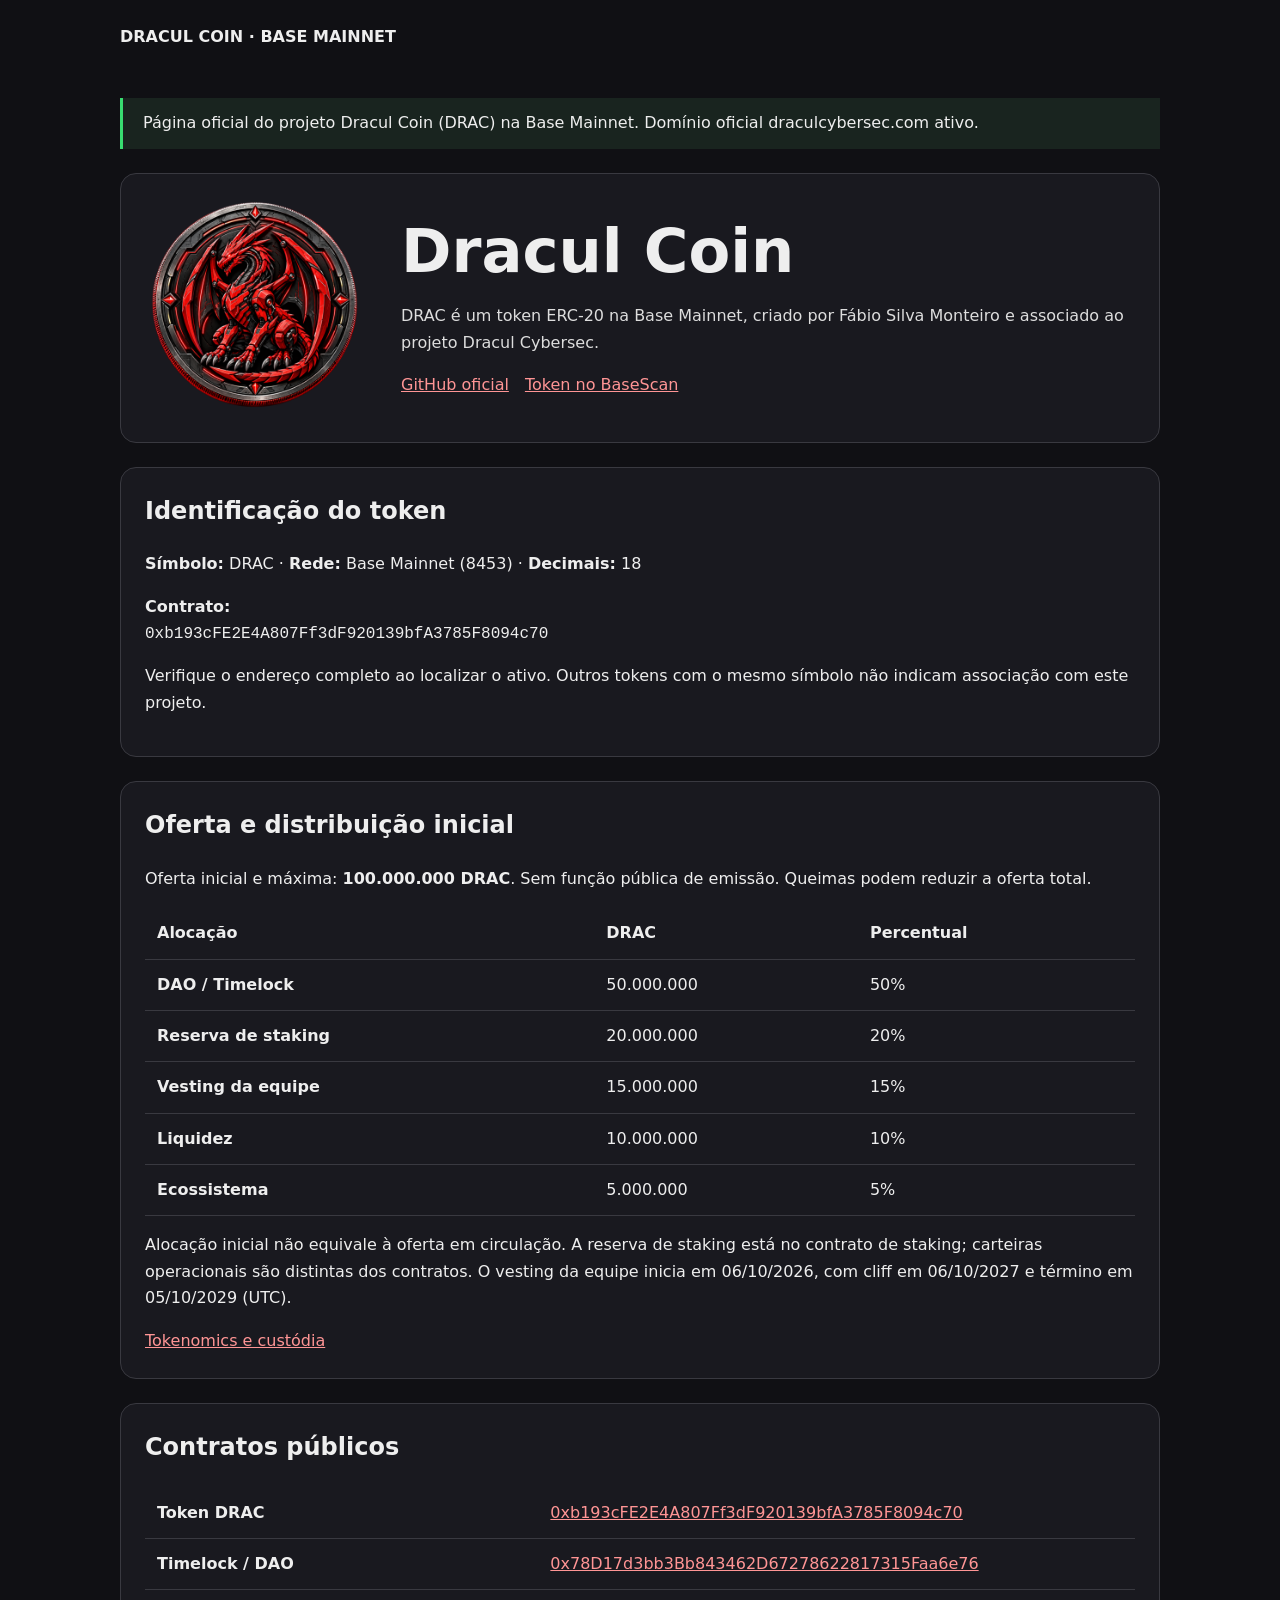
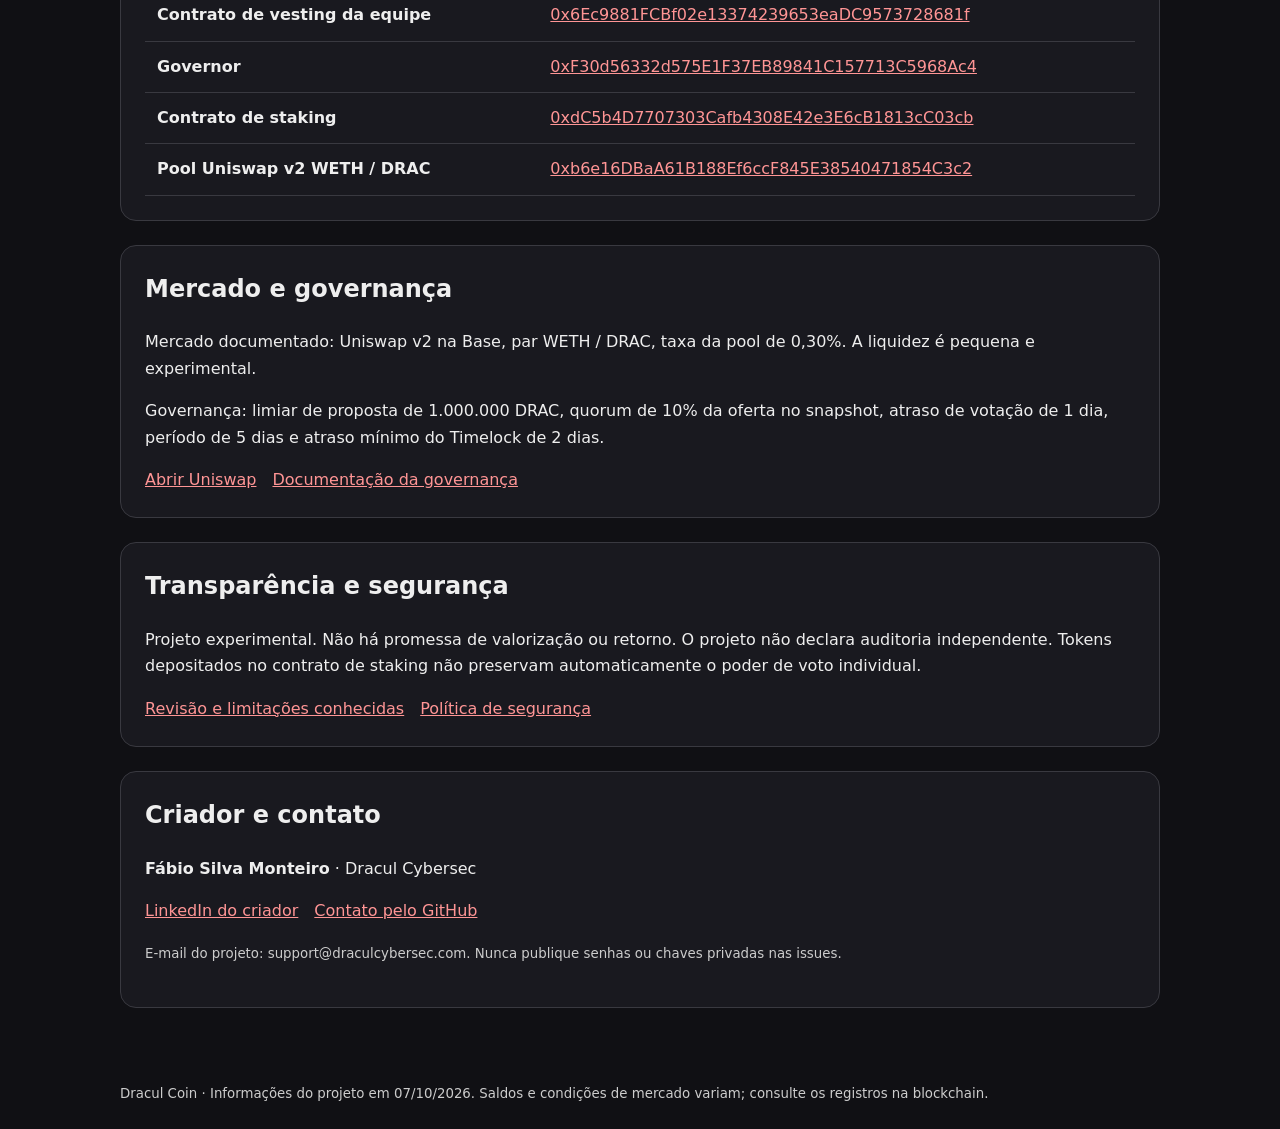
<file: docs/token-summary.html>
<!doctype html>
<html lang="pt-BR"><head><meta charset="utf-8"><meta name="viewport" content="width=device-width,initial-scale=1"><title>Dracul Coin (DRAC) · Base</title><meta name="description" content="Página oficial do Dracul Coin: contrato na Base, tokenomics, documentação e criador."><link rel="icon" href="assets/drac-coin.png"><link rel="canonical" href="https://draculcybersec.com/"><meta property="og:title" content="Dracul Coin (DRAC)"><meta property="og:image" content="https://draculcybersec.com/assets/drac-banner.jpg"><style>
:root{color-scheme:dark;font-family:system-ui,sans-serif;background:#101014;color:#eee}body{margin:0;line-height:1.65}main,header,footer{max-width:1040px;margin:auto;padding:24px}a{color:#ff9595;overflow-wrap:anywhere}a:focus-visible{outline:2px solid #fff;outline-offset:4px}h1{font-size:clamp(2rem,6vw,3.8rem);line-height:1.15;margin:0}h2{margin-top:0}section{margin:24px 0;padding:24px;border:1px solid #393940;border-radius:16px;background:#19191f}.hero{display:flex;align-items:center;gap:36px}.hero img{width:clamp(120px,24vw,220px);height:auto}.hero p{color:#ddd}.links{display:flex;flex-wrap:wrap;gap:16px}table{border-collapse:collapse;width:100%;text-align:left}th,td{padding:12px;border-bottom:1px solid #393940}td{overflow-wrap:anywhere}code{overflow-wrap:anywhere;font-size:1rem}small{color:#ccc}.notice{border-left:3px solid #38dc70;padding:12px 20px;background:#19241f}.table-wrap{overflow-x:auto}.skip{position:absolute;left:-9999px}.skip:focus{left:16px;top:8px}@media(max-width:650px){.hero{flex-direction:column;align-items:flex-start}.hero>img{align-self:center}th,td{padding:8px}main,header,footer{padding:16px}section{padding:16px}}
</style></head><body><a class="skip" href="#main">Ir ao conteúdo</a><header><strong>DRACUL COIN · BASE MAINNET</strong></header><main id="main"><div class="notice">Página oficial do projeto Dracul Coin (DRAC) na Base Mainnet. Domínio oficial draculcybersec.com ativo.</div><section class="hero"><img src="assets/drac-coin.png" alt="Emblema circular do Dracul Coin com dragão vermelho" width="512" height="512"><div><h1>Dracul Coin</h1><p>DRAC é um token ERC-20 na Base Mainnet, criado por Fábio Silva Monteiro e associado ao projeto Dracul Cybersec.</p><div class="links"><a href="https://github.com/Dracul-Cybersec/dracul-coin">GitHub oficial</a><a href="https://basescan.org/token/0xb193cFE2E4A807Ff3dF920139bfA3785F8094c70">Token no BaseScan</a></div></div></section><section><h2>Identificação do token</h2><p><strong>Símbolo:</strong> DRAC · <strong>Rede:</strong> Base Mainnet (8453) · <strong>Decimais:</strong> 18</p><p><strong>Contrato:</strong><br><code>0xb193cFE2E4A807Ff3dF920139bfA3785F8094c70</code></p><p>Verifique o endereço completo ao localizar o ativo. Outros tokens com o mesmo símbolo não indicam associação com este projeto.</p></section><section><h2>Oferta e distribuição inicial</h2><p>Oferta inicial e máxima: <strong>100.000.000 DRAC</strong>. Sem função pública de emissão. Queimas podem reduzir a oferta total.</p><div class="table-wrap"><table><thead><tr><th>Alocação</th><th>DRAC</th><th>Percentual</th></tr></thead><tbody><tr><th>DAO / Timelock</th><td>50.000.000</td><td>50%</td></tr><tr><th>Reserva de staking</th><td>20.000.000</td><td>20%</td></tr><tr><th>Vesting da equipe</th><td>15.000.000</td><td>15%</td></tr><tr><th>Liquidez</th><td>10.000.000</td><td>10%</td></tr><tr><th>Ecossistema</th><td>5.000.000</td><td>5%</td></tr></tbody></table></div><p>Alocação inicial não equivale à oferta em circulação. A reserva de staking está no contrato de staking; carteiras operacionais são distintas dos contratos. O vesting da equipe inicia em 06/10/2026, com cliff em 06/10/2027 e término em 05/10/2029 (UTC).</p><a href="https://github.com/Dracul-Cybersec/dracul-coin/blob/main/docs/TOKENOMICS.md">Tokenomics e custódia</a></section><section><h2>Contratos públicos</h2><div class="table-wrap"><table><tbody><tr><th scope="row">Token DRAC</th><td><a href="https://basescan.org/address/0xb193cFE2E4A807Ff3dF920139bfA3785F8094c70">0xb193cFE2E4A807Ff3dF920139bfA3785F8094c70</a></td></tr><tr><th scope="row">Timelock / DAO</th><td><a href="https://basescan.org/address/0x78D17d3bb3Bb843462D67278622817315Faa6e76">0x78D17d3bb3Bb843462D67278622817315Faa6e76</a></td></tr><tr><th scope="row">Contrato de vesting da equipe</th><td><a href="https://basescan.org/address/0x6Ec9881FCBf02e13374239653eaDC9573728681f">0x6Ec9881FCBf02e13374239653eaDC9573728681f</a></td></tr><tr><th scope="row">Governor</th><td><a href="https://basescan.org/address/0xF30d56332d575E1F37EB89841C157713C5968Ac4">0xF30d56332d575E1F37EB89841C157713C5968Ac4</a></td></tr><tr><th scope="row">Contrato de staking</th><td><a href="https://basescan.org/address/0xdC5b4D7707303Cafb4308E42e3E6cB1813cC03cb">0xdC5b4D7707303Cafb4308E42e3E6cB1813cC03cb</a></td></tr><tr><th scope="row">Pool Uniswap v2 WETH / DRAC</th><td><a href="https://basescan.org/address/0xb6e16DBaA61B188Ef6ccF845E38540471854C3c2">0xb6e16DBaA61B188Ef6ccF845E38540471854C3c2</a></td></tr></tbody></table></div></section><section><h2>Mercado e governança</h2><p>Mercado documentado: Uniswap v2 na Base, par WETH / DRAC, taxa da pool de 0,30%. A liquidez é pequena e experimental.</p><p>Governança: limiar de proposta de 1.000.000 DRAC, quorum de 10% da oferta no snapshot, atraso de votação de 1 dia, período de 5 dias e atraso mínimo do Timelock de 2 dias.</p><div class="links"><a href="https://app.uniswap.org/swap?chain=base&amp;inputCurrency=ETH&amp;outputCurrency=0xb193cFE2E4A807Ff3dF920139bfA3785F8094c70">Abrir Uniswap</a><a href="https://github.com/Dracul-Cybersec/dracul-coin/blob/main/docs/GOVERNANCE.md">Documentação da governança</a></div></section><section><h2>Transparência e segurança</h2><p>Projeto experimental. Não há promessa de valorização ou retorno. O projeto não declara auditoria independente. Tokens depositados no contrato de staking não preservam automaticamente o poder de voto individual.</p><div class="links"><a href="https://github.com/Dracul-Cybersec/dracul-coin/blob/main/AUDIT.md">Revisão e limitações conhecidas</a><a href="https://github.com/Dracul-Cybersec/dracul-coin/blob/main/SECURITY.md">Política de segurança</a></div></section><section><h2>Criador e contato</h2><p><strong>Fábio Silva Monteiro</strong> · Dracul Cybersec</p><div class="links"><a href="https://www.linkedin.com/in/fabio-silva-monteiro/">LinkedIn do criador</a><a href="https://github.com/Dracul-Cybersec/dracul-coin/issues">Contato pelo GitHub</a></div><p><small>E-mail do projeto: support@draculcybersec.com. Nunca publique senhas ou chaves privadas nas issues.</small></p></section></main><footer><small>Dracul Coin · Informações do projeto em 07/10/2026. Saldos e condições de mercado variam; consulte os registros na blockchain.</small></footer></body></html>
</file>
<file: docs/styles.css>
:root {
  color-scheme: dark;
  --header-height: 76px;
  --section-frame-gap: 0px;
  --footer-height: 112px;
  --black: #0a0a0a;
  --black-2: #101010;
  --ink: #f5f5f5;
  --muted: #b9b9b9;
  --muted-2: #858585;
  --red: #ef2020;
  --red-dark: #9e1016;
  --line: rgba(255, 255, 255, 0.14);
  --line-red: rgba(239, 32, 32, 0.55);
  --radius: 8px;
  --shadow: 0 34px 80px rgba(0, 0, 0, 0.55);
}

* {
  box-sizing: border-box;
  letter-spacing: 0;
}

html {
  overflow-x: hidden;
  scroll-behavior: smooth;
  scroll-padding-top: calc(var(--header-height) + var(--section-frame-gap));
  scroll-snap-type: y proximity;
}

html.is-programmatic-scroll {
  scroll-snap-type: none;
}

html.is-modal-open {
  overflow: hidden;
  scroll-snap-type: none;
}

html.is-modal-open body {
  overflow: hidden;
  overscroll-behavior: none;
  padding-right: var(--scrollbar-compensation, 0px);
}

body {
  min-width: 320px;
  margin: 0;
  overflow-x: hidden;
  padding-top: calc(var(--header-height) + var(--section-frame-gap));
  background:
    radial-gradient(circle at 78% 18%, rgba(239, 32, 32, 0.12), transparent 30rem),
    linear-gradient(90deg, rgba(255, 255, 255, 0.035) 1px, transparent 1px),
    linear-gradient(rgba(255, 255, 255, 0.03) 1px, transparent 1px),
    var(--black);
  background-size: auto, 88px 88px, 88px 88px;
  background-attachment: fixed;
  color: var(--ink);
  font-family:
    ui-monospace, SFMono-Regular, Menlo, Monaco, Consolas, "Liberation Mono", monospace;
  line-height: 1.5;
}

body::selection {
  background: var(--red);
  color: #fff;
}

a {
  color: inherit;
  text-decoration: none;
}

button,
input,
textarea {
  font: inherit;
}

button {
  cursor: pointer;
}

img {
  display: block;
  max-width: 100%;
}

h1,
h2,
h3,
p,
a,
button,
label,
span,
strong {
  overflow-wrap: anywhere;
}

.sr-only {
  position: absolute;
  width: 1px;
  height: 1px;
  padding: 0;
  margin: -1px;
  overflow: hidden;
  clip: rect(0, 0, 0, 0);
  white-space: nowrap;
  border: 0;
}

.container {
  width: min(1296px, calc(100% - 44px));
  min-width: 0;
  margin: 0 auto;
}

main,
section,
.hero-copy,
.hero-art,
.about-grid,
.services-grid,
.method-grid,
.steps,
.proof-grid,
.contact-grid {
  min-width: 0;
}

section {
  min-height: calc(100svh - var(--header-height) - var(--section-frame-gap));
  scroll-margin-top: calc(var(--header-height) + var(--section-frame-gap));
  scroll-snap-align: start;
  scroll-snap-stop: normal;
}

.site-header {
  position: fixed;
  top: 0;
  right: 0;
  left: 0;
  z-index: 50;
  display: flex;
  min-height: var(--header-height);
  align-items: center;
  justify-content: flex-start;
  gap: 0;
  padding: 0 70px;
  border-bottom: 1px solid rgba(239, 32, 32, 0.28);
  background: rgba(10, 10, 10, 0.9);
  backdrop-filter: blur(18px);
  -webkit-backdrop-filter: blur(18px);
  box-shadow: none;
}

.site-header.is-scrolled {
  border-bottom-color: rgba(239, 32, 32, 0.45);
  background: rgba(10, 10, 10, 0.98);
  box-shadow: 0 14px 32px rgba(0, 0, 0, 0.34);
}

.brand {
  display: inline-flex;
  align-items: center;
  gap: 12px;
  flex: 0 0 200px;
  width: 200px;
}

.brand img {
  width: 52px;
  height: 52px;
  object-fit: contain;
  filter: drop-shadow(0 0 18px rgba(239, 32, 32, 0.42));
}

.brand strong,
.brand small {
  display: block;
  line-height: 1;
}

.brand strong {
  color: #fff;
  font-family: Inter, ui-sans-serif, system-ui, sans-serif;
  font-size: 18px;
  font-weight: 950;
}

.brand small {
  margin-top: 4px;
  color: var(--red);
  font-size: 11px;
  font-weight: 950;
  text-transform: uppercase;
}

.nav {
  display: flex;
  align-items: center;
  margin-left: 48px;
  gap: 30px;
}

.nav-links-list,
.nav-cta-box {
  display: contents;
}

.nav-mobile-top,
.nav-mobile-bottom,
.nav-item-num,
.nav-item-arrow,
.nav-cta-arrow,
.nav-cta-mobile {
  display: none;
}

.nav a {
  position: relative;
  color: #e9e9e9;
  font-size: 14px;
  font-weight: 800;
}

.nav a::after {
  position: absolute;
  right: 0;
  bottom: -10px;
  left: 0;
  height: 2px;
  background: var(--red);
  content: "";
  opacity: 0;
  transform: scaleX(0.45);
  transition:
    opacity 180ms ease,
    transform 180ms ease;
}

.nav a:hover,
.nav a:focus-visible,
.nav a.is-active {
  color: var(--red);
  outline: none;
}

.nav a:hover::after,
.nav a:focus-visible::after,
.nav a.is-active::after {
  opacity: 1;
  transform: scaleX(1);
}

.nav-toggle {
  display: none;
  width: 44px;
  height: 44px;
  flex: 0 0 auto;
  flex-direction: column;
  align-items: center;
  justify-content: center;
  gap: 5px;
  border: 1px solid rgba(229, 9, 20, 0.4);
  border-radius: 8px;
  background: rgba(18, 18, 24, 0.85);
  backdrop-filter: blur(10px);
  -webkit-backdrop-filter: blur(10px);
  color: #fff;
  cursor: pointer;
  transition: all 0.25s ease;
}

.nav-toggle:hover {
  border-color: #e50914;
  background: rgba(229, 9, 20, 0.15);
  box-shadow: 0 0 12px rgba(229, 9, 20, 0.4);
}

.nav-toggle span:not(.sr-only) {
  width: 20px;
  height: 2px;
  background: #ff3333;
  border-radius: 2px;
  transition: transform 0.25s cubic-bezier(0.16, 1, 0.3, 1), opacity 0.2s ease;
}

.nav-toggle[aria-expanded="true"] span:not(.sr-only):nth-child(1) {
  transform: translateY(7px) rotate(45deg);
}

.nav-toggle[aria-expanded="true"] span:not(.sr-only):nth-child(2) {
  opacity: 0;
  transform: scaleX(0);
}

.nav-toggle[aria-expanded="true"] span:not(.sr-only):nth-child(3) {
  transform: translateY(-7px) rotate(-45deg);
}

.hero {
  position: relative;
  min-height: calc(100svh - var(--header-height) - var(--section-frame-gap));
  overflow: hidden;
  background:
    radial-gradient(circle at 72% 44%, rgba(239, 32, 32, 0.2), transparent 25rem);
}

.hero::before {
  display: none;
}

.hero-bg-word {
  position: absolute;
  right: -5vw;
  bottom: 2vh;
  color: transparent;
  font-family: Inter, ui-sans-serif, system-ui, sans-serif;
  font-size: clamp(110px, 18vw, 280px);
  font-weight: 950;
  line-height: 0.78;
  -webkit-text-stroke: 1px rgba(239, 32, 32, 0.38);
  opacity: 0.5;
  pointer-events: none;
}

.hero-grid {
  position: relative;
  z-index: 1;
  display: grid;
  min-height: calc(100svh - var(--header-height) - var(--section-frame-gap));
  grid-template-columns: minmax(0, 0.92fr) minmax(420px, 0.88fr);
  gap: 42px;
  align-items: center;
  padding: 28px 0;
}

.kicker {
  margin: 0 0 22px;
  color: var(--red);
  font-size: 14px;
  font-weight: 950;
  text-transform: uppercase;
}

h1,
h2,
h3 {
  margin: 0;
  line-height: 1.03;
}

h1 {
  max-width: 760px;
  font-family: Inter, ui-sans-serif, system-ui, sans-serif;
  font-size: clamp(46px, 5.25vw, 76px);
  font-weight: 950;
}

h1 span,
h2 span {
  color: var(--red);
}

h2 {
  font-family: Inter, ui-sans-serif, system-ui, sans-serif;
  font-size: clamp(34px, 4vw, 56px);
  font-weight: 950;
}

h3 {
  font-family: Inter, ui-sans-serif, system-ui, sans-serif;
  font-size: 22px;
  font-weight: 950;
}

.lead {
  max-width: 700px;
  margin: 30px 0 0;
  color: #d9d9d9;
  font-family: Inter, ui-sans-serif, system-ui, sans-serif;
  font-size: 20px;
}

.hero-actions {
  display: flex;
  flex-wrap: wrap;
  gap: 14px;
  margin-top: 36px;
}

.button {
  display: inline-flex;
  min-height: 58px;
  align-items: center;
  justify-content: center;
  padding: 12px 34px;
  border: 1px solid var(--red);
  border-radius: 4px;
  color: #fff;
  font-size: 15px;
  font-weight: 950;
  line-height: 1.2;
  text-align: center;
}

.button.primary {
  background: var(--red);
  box-shadow: 0 18px 40px rgba(239, 32, 32, 0.24);
}

.button.outline {
  background: transparent;
}

.button.compact {
  min-height: 52px;
  margin-top: 28px;
  padding-inline: 28px;
}

.button:hover,
.button:focus-visible {
  outline: none;
}

.button.primary:hover,
.button.primary:focus-visible {
  background: #c50812;
  border-color: #ff2a2a;
  color: #fff;
  box-shadow: 0 0 25px rgba(229, 9, 20, 0.6), 0 8px 30px rgba(0, 0, 0, 0.7);
  transform: translateY(-2px);
}

.button.outline:hover,
.button.outline:focus-visible {
  background: rgba(229, 9, 20, 0.15);
  border-color: #e50914;
  color: #fff;
  box-shadow: 0 0 16px rgba(229, 9, 20, 0.35);
  transform: translateY(-2px);
}

.contact-form button[type="submit"]:hover,
.contact-form button[type="submit"]:focus-visible {
  background: #c50812 !important;
  border-color: #ff2a2a !important;
  color: #fff !important;
  box-shadow: 0 0 28px rgba(229, 9, 20, 0.65), 0 8px 32px rgba(0, 0, 0, 0.8) !important;
  transform: translateY(-2px);
}

.button.full {
  width: 100%;
}

.hero-art {
  position: relative;
  display: grid;
  min-height: 360px;
  place-items: center;
}

.dragon-halo {
  position: absolute;
  width: min(64vw, 620px);
  aspect-ratio: 1;
  border: 1px solid rgba(255, 255, 255, 0.08);
  background:
    linear-gradient(90deg, rgba(255, 255, 255, 0.05) 1px, transparent 1px),
    linear-gradient(rgba(255, 255, 255, 0.05) 1px, transparent 1px);
  background-size: 34px 34px;
  transform: rotate(-8deg);
}

.hero-art img {
  position: relative;
  z-index: 1;
  width: auto;
  min-height: 0;
  max-width: min(100%, 610px);
  max-height: calc(100svh - 168px);
  height: auto;
  aspect-ratio: 2 / 3;
  object-fit: contain;
  filter:
    drop-shadow(0 34px 58px rgba(0, 0, 0, 0.72))
    drop-shadow(0 0 34px rgba(239, 32, 32, 0.32));
}

.about-section,
.services-section,
.content-section,
.academy-section,
.method-section,
.proof-section,
.contact-section {
  position: relative;
  padding: 106px 0;
  background: transparent;
}

.about-section {
  overflow: hidden;
}

.services-section {
  padding: 82px 0 94px;
}

.method-section {
  padding: 72px 0;
}

.proof-section {
  padding: 60px 0;
}

.about-grid {
  display: grid;
  grid-template-columns: minmax(260px, 0.38fr) minmax(0, 1fr);
  gap: 64px;
  align-items: center;
}

.about-mark {
  position: relative;
  min-height: 470px;
}

.about-mark img {
  position: absolute;
  left: 50%;
  top: 50%;
  width: min(560px, 88vw);
  transform: translate(-50%, -50%);
  opacity: 0.92;
  filter: drop-shadow(0 0 28px rgba(239, 32, 32, 0.24));
}

.about-mark span {
  position: absolute;
  left: -32px;
  bottom: 10px;
  color: transparent;
  font-family: Inter, ui-sans-serif, system-ui, sans-serif;
  font-size: clamp(84px, 11vw, 168px);
  font-weight: 950;
  line-height: 0.8;
  -webkit-text-stroke: 1px rgba(239, 32, 32, 0.62);
  writing-mode: vertical-rl;
  pointer-events: none;
}

.about-copy p:not(.kicker),
.section-heading p,
.content-card p,
.proof-list span,
.contact-grid p {
  color: #d0d0d0;
  font-family: Inter, ui-sans-serif, system-ui, sans-serif;
  font-size: 18px;
}

.about-copy p:not(.kicker) {
  margin: 28px 0 0;
  max-width: 800px;
}

.about-actions {
  display: flex;
  flex-wrap: wrap;
  gap: 14px;
}

.about-dragon {
  position: relative;
  width: min(100%, 360px);
  justify-self: center;
}

.about-dragon img {
  width: 100%;
  height: auto;
  aspect-ratio: 2 / 3;
  object-fit: contain;
  filter: drop-shadow(0 0 28px rgba(239, 32, 32, 0.28));
}

.profile-photo-wrap {
  position: relative;
  width: min(100%, 360px);
}

.profile-photo-wrap::before {
  position: absolute;
  inset: 22px -22px -22px 22px;
  z-index: 0;
  border: 1px solid var(--line-red);
  content: "";
}

.profile-photo-wrap img {
  position: relative;
  z-index: 1;
  width: 100%;
  aspect-ratio: 1;
  border: 1px solid var(--line-red);
  object-fit: cover;
  filter: grayscale(0.15) contrast(1.08);
}

.section-heading {
  display: grid;
  grid-template-columns: 0.45fr 1fr 0.75fr;
  gap: 48px;
  align-items: end;
  margin-bottom: 44px;
}

.section-heading p {
  margin: 0;
}

.services-grid {
  display: grid;
  grid-template-columns: repeat(3, 1fr);
  border-top: 1px solid var(--line);
  border-left: 1px solid var(--line);
}

.services-grid article {
  min-height: 270px;
  padding: 32px;
  border-right: 1px solid var(--line);
  border-bottom: 1px solid var(--line);
  background: rgba(255, 255, 255, 0.015);
}

.services-grid article:hover {
  background: rgba(239, 32, 32, 0.12);
}

.services-grid span {
  color: var(--red);
  font-weight: 950;
}

.services-grid h3 {
  margin-top: 58px;
}

.services-grid p {
  margin: 14px 0 0;
  color: var(--muted);
  font-family: Inter, ui-sans-serif, system-ui, sans-serif;
  font-size: 16px;
}

.pricing-grid {
  display: grid;
  grid-template-columns: repeat(5, minmax(0, 1fr));
  gap: 16px;
  align-items: stretch;
}

.services-section .section-heading {
  margin-bottom: 34px;
}

.price-card {
  display: flex;
  flex-direction: column;
  padding: 24px 20px;
  border: 1px solid var(--line);
  background-color: #0d0d12;
}

.price-card:hover {
  border-color: var(--line-red);
  background-color: rgba(239, 32, 32, 0.06);
}

.price-card.is-featured {
  border-color: var(--red);
  background:
    linear-gradient(180deg, rgba(239, 32, 32, 0.16), rgba(239, 32, 32, 0.02)),
    #0d0809;
  box-shadow: 0 24px 60px rgba(239, 32, 32, 0.18);
}

.price-head {
  display: grid;
  gap: 10px;
  padding-bottom: 18px;
  border-bottom: 1px solid var(--line);
}

.price-card.is-featured .price-head {
  border-bottom-color: var(--line-red);
}

.price-index {
  color: var(--red);
  font-size: 13px;
  font-weight: 950;
}

.price-badge {
  width: fit-content;
  padding: 4px 11px;
  border: 1px solid var(--line-red);
  background: rgba(239, 32, 32, 0.12);
  color: #fff;
  font-family: ui-monospace, SFMono-Regular, Menlo, Monaco, Consolas, "Liberation Mono", monospace;
  font-size: 11px;
  font-weight: 950;
  letter-spacing: 0.04em;
  text-transform: uppercase;
}

.price-card.is-featured .price-badge {
  border-color: var(--red);
  background: var(--red);
}

.price-card h3 {
  font-size: 20px;
  line-height: 1.12;
}

.price-for {
  margin: 0;
  color: var(--muted);
  font-family: Inter, ui-sans-serif, system-ui, sans-serif;
  font-size: 15px;
  line-height: 1.4;
}

.price-value {
  margin: 20px 0 4px;
  color: #fff;
  font-family: Inter, ui-sans-serif, system-ui, sans-serif;
  font-size: 38px;
  font-weight: 950;
  line-height: 1;
}

.price-currency {
  margin-right: 5px;
  color: var(--red);
  font-size: 20px;
  font-weight: 950;
  vertical-align: 7px;
}

.price-term {
  margin: 0 0 20px;
  color: var(--muted-2);
  font-size: 13px;
  font-weight: 800;
  letter-spacing: 0.03em;
  text-transform: uppercase;
}

.price-list {
  display: grid;
  gap: 9px;
  margin: 0 0 24px;
  padding: 0;
  list-style: none;
}

.price-list li {
  position: relative;
  padding-left: 24px;
  color: #d4d4d4;
  font-family: Inter, ui-sans-serif, system-ui, sans-serif;
  font-size: 14.5px;
  line-height: 1.35;
}

.price-list li::before {
  position: absolute;
  top: 0;
  left: 0;
  color: var(--red);
  font-weight: 950;
  content: "+";
}

.price-card .price-cta {
  width: 100%;
  min-height: 48px;
  margin-top: auto;
  padding-inline: 16px;
}

.pricing-note {
  grid-column: 1 / -1;
  margin: 10px 0 0;
  color: var(--muted-2) !important;
  font-family: Inter, ui-sans-serif, system-ui, sans-serif;
  font-size: 15px !important;
}

.pricing-note a {
  color: var(--red);
  font-weight: 950;
  text-decoration: underline;
  text-underline-offset: 4px;
}

/* Fit all five pricing cards inside shorter desktop section viewports. */
@media (min-width: 1241px) and (max-height: 950px) {
  .services-section {
    padding-block: clamp(24px, 4vh, 38px);
  }

  .services-section .price-card {
    padding-block: 16px;
  }

  .services-section .price-head {
    gap: 7px;
    padding-bottom: 12px;
  }

  .services-section .price-card h3 {
    font-size: 18px;
  }

  .services-section .price-for {
    font-size: 14px;
    line-height: 1.3;
  }

  .services-section .price-value {
    margin-top: 12px;
    font-size: 34px;
  }

  .services-section .price-term {
    margin-bottom: 12px;
  }

  .services-section .price-list {
    gap: 6px;
    margin-bottom: 16px;
  }

  .services-section .price-list li {
    font-size: 13.5px;
    line-height: 1.3;
  }

  .services-section .price-card .price-cta {
    min-height: 44px;
  }
}

.content-section {
  background: transparent;
}

.content-grid {
  display: grid;
  grid-template-columns: repeat(3, minmax(0, 1fr));
  gap: 18px;
  align-items: stretch;
}

.content-card {
  display: flex;
  flex-direction: column;
  height: 100%;
  overflow: hidden;
  border: 1px solid var(--line);
  background: #0d0d12;
}

.content-card > img,
.content-preview > img,
.content-media {
  width: 100%;
  height: auto;
  aspect-ratio: 16 / 8.2;
  object-fit: cover;
  border-bottom: 1px solid var(--line);
  box-sizing: border-box;
}

.content-preview {
  position: relative;
  display: block;
  width: 100%;
  aspect-ratio: 16 / 8.2;
  overflow: hidden;
  padding: 0;
  border: 0;
  border-radius: 0;
  background: transparent;
  color: inherit;
  cursor: pointer;
}

.content-preview img {
  display: block;
  width: 100%;
  height: 100%;
  aspect-ratio: 16 / 8.2;
  object-fit: cover;
  border-bottom: 1px solid var(--line);
  transition: transform 220ms ease, filter 220ms ease;
}

.content-preview img[src*="linkedin-shodan-post-thumb"],
img[src*="linkedin-shodan-post-thumb"] {
  object-fit: cover !important;
  object-position: center bottom !important;
}

.content-preview:hover img,
.content-preview:focus-visible img {
  transform: scale(1.035);
  filter: brightness(0.82);
}

.content-preview:focus-visible {
  outline: 2px solid var(--red);
  outline-offset: -2px;
}

.book-preview {
  display: block !important;
  width: 100% !important;
  aspect-ratio: 16 / 8.2 !important;
  overflow: hidden !important;
  background: #061318 !important;
}

.book-preview img,
.content-preview img[src*="book-pentest-cover"],
img[src*="book-pentest-cover"] {
  display: block !important;
  width: 100% !important;
  height: 100% !important;
  aspect-ratio: auto !important;
  object-fit: cover !important;
  object-position: center 24% !important;
  border: none !important;
  box-shadow: none !important;
}

.open-badge {
  position: absolute !important;
  top: 14px !important;
  right: 14px !important;
  left: auto !important;
  bottom: auto !important;
  display: grid !important;
  width: 52px !important;
  height: 52px !important;
  place-items: center !important;
  border: 1px solid rgba(255, 255, 255, 0.42) !important;
  background: rgba(239, 32, 32, 0.92) !important;
  box-shadow: 0 10px 25px rgba(0, 0, 0, 0.42) !important;
  transform: none !important;
  z-index: 2 !important;
  transition: transform 0.2s ease, background 0.2s ease !important;
}

.content-preview:hover .open-badge,
.content-preview:focus-visible .open-badge {
  background: #e50914 !important;
  transform: scale(1.06) !important;
}

.open-badge::before,
.open-badge::after {
  position: absolute !important;
  content: "" !important;
}

.open-badge::before {
  width: 17px !important;
  height: 17px !important;
  border-top: 3px solid #fff !important;
  border-right: 3px solid #fff !important;
  border-bottom: none !important;
  border-left: none !important;
  transform: translate(-2px, 2px) !important;
}

.open-badge::after {
  width: 23px !important;
  height: 3px !important;
  background: #fff !important;
  transform: rotate(-45deg) !important;
}

.content-card > div:not(.content-media) {
  display: flex;
  flex-direction: column;
  flex: 1 1 auto;
  padding: 22px;
  height: 100%;
  box-sizing: border-box;
}

.content-type {
  margin: 0 0 10px;
  color: var(--red) !important;
  font-family: ui-monospace, SFMono-Regular, Menlo, Monaco, Consolas, "Liberation Mono", monospace !important;
  font-size: 12px !important;
  font-weight: 950;
  text-transform: uppercase;
}

.content-card h3 {
  margin: 0;
  font-size: 20px;
  line-height: 1.15;
  min-height: 48px;
}

.content-card p:not(.content-type) {
  margin: 10px 0 0;
  color: var(--muted);
  font-size: 16px;
  flex: 1 1 auto;
}

.content-card a,
.content-action {
  display: inline-flex;
  width: fit-content;
  margin-top: auto;
  padding: 0;
  padding-top: 18px;
  border: 0;
  background: transparent;
  color: #fff;
  font: inherit;
  font-weight: 950;
  text-decoration: underline;
  text-decoration-color: var(--red);
  text-underline-offset: 5px;
}

.content-card a:hover,
.content-card a:focus-visible,
.content-action:hover,
.content-action:focus-visible {
  color: var(--red);
  outline: none;
}

.shodan-media {
  position: relative;
  display: grid;
  place-items: center;
  width: 100%;
  aspect-ratio: 16 / 8.2;
  overflow: hidden;
  text-align: center;
  border: 0;
  border-bottom: 1px solid var(--line);
  padding: 0;
  cursor: pointer;
  background:
    linear-gradient(135deg, rgba(239, 32, 32, 0.24), rgba(10, 10, 10, 0.6)),
    linear-gradient(90deg, rgba(255, 255, 255, 0.05) 1px, transparent 1px),
    linear-gradient(rgba(255, 255, 255, 0.05) 1px, transparent 1px),
    #101010;
  background-size: auto, 36px 36px, 36px 36px;
  box-sizing: border-box;
}

.shodan-media > span:not(.open-badge) {
  display: block;
  width: 100%;
  color: transparent;
  font-family: Inter, ui-sans-serif, system-ui, sans-serif;
  font-size: clamp(38px, 5.2vw, 78px);
  font-weight: 950;
  line-height: 1;
  text-align: center;
  -webkit-text-stroke: 1px rgba(239, 32, 32, 0.8);
  transition: transform 220ms ease, filter 220ms ease;
}

.shodan-media:hover > span:not(.open-badge),
.shodan-media:focus-visible > span:not(.open-badge) {
  transform: scale(1.035);
  filter: brightness(1.2);
}

.modal {
  position: fixed;
  inset: 0;
  margin: auto;
  width: min(1000px, calc(100vw - 32px));
  max-width: calc(100vw - 32px);
  max-height: min(88vh, 880px);
  padding: 0;
  overflow: hidden;
  overscroll-behavior: contain;
  border: 1px solid var(--line-red);
  border-radius: 8px;
  background: #090909;
  color: var(--ink);
  box-shadow: 0 24px 60px rgba(0, 0, 0, 0.8), 0 0 40px rgba(239, 32, 32, 0.15);
}

.modal::backdrop {
  background: rgba(0, 0, 0, 0.82);
  backdrop-filter: blur(12px);
}

.modal-panel {
  position: relative;
  max-height: min(88vh, 880px);
  height: 100%;
  overflow-y: auto;
  overflow-x: hidden;
  overscroll-behavior: contain;
  padding: 34px;
  box-sizing: border-box;
  background:
    linear-gradient(135deg, rgba(239, 32, 32, 0.14), transparent 38%),
    linear-gradient(90deg, rgba(255, 255, 255, 0.035) 1px, transparent 1px),
    linear-gradient(rgba(255, 255, 255, 0.03) 1px, transparent 1px),
    #090909;
  background-size: auto, 56px 56px, 56px 56px;
  box-shadow: 0 34px 80px rgba(0, 0, 0, 0.62);
}

.modal-close {
  position: sticky;
  top: 0;
  z-index: 2;
  display: flex;
  width: fit-content;
  min-height: 42px;
  align-items: center;
  justify-content: center;
  margin-left: auto;
  padding: 0 16px;
  border: 1px solid var(--line-red);
  background: #0b0b0b;
  color: #fff;
  font-size: 12px;
  font-weight: 950;
  text-transform: uppercase;
}

.modal-close:hover,
.modal-close:focus-visible {
  background: var(--red);
  outline: none;
}

.modal-grid,
.book-modal-grid {
  display: grid;
  gap: 34px;
  align-items: start;
}

.modal-grid {
  grid-template-columns: minmax(0, 1.2fr) minmax(280px, 0.72fr);
}

.book-modal-grid {
  grid-template-columns: minmax(220px, 0.42fr) minmax(0, 1fr);
}

.book-modal-grid > img {
  width: min(100%, 330px);
  max-height: min(65vh, 480px);
  object-fit: contain;
  border: 1px solid rgba(125, 255, 184, 0.28);
  border-radius: 4px;
  box-shadow: 0 24px 54px rgba(0, 0, 0, 0.48);
}

.modal-copy p:not(.content-type),
.modal-aside p,
.modal-list {
  color: #d7d7d7;
  font-family: Inter, ui-sans-serif, system-ui, sans-serif;
  font-size: 17px;
}

.modal-copy p:not(.content-type) {
  margin: 22px 0 0;
}

.modal-article {
  display: grid;
  gap: 12px;
  margin-top: 28px;
}

.modal-article h3 {
  margin-top: 14px;
  color: #fff;
  font-size: 22px;
}

.modal-article p {
  margin: 0;
  color: #d7d7d7;
  font-family: Inter, ui-sans-serif, system-ui, sans-serif;
  font-size: 16px;
}

.modal-list {
  display: grid;
  gap: 12px;
  margin: 26px 0 0;
  padding: 0;
  list-style: none;
}

.modal-list li {
  position: relative;
  padding-left: 24px;
}

.modal-list li::before {
  position: absolute;
  top: 0.72em;
  left: 0;
  width: 9px;
  height: 9px;
  background: var(--red);
  content: "";
  transform: translateY(-50%);
}

.modal-aside {
  min-height: 320px;
  padding: 26px;
  border: 1px solid var(--line);
  background:
    linear-gradient(135deg, rgba(239, 32, 32, 0.24), rgba(10, 10, 10, 0.82)),
    #101010;
}

.modal-aside span {
  display: block;
  color: transparent;
  font-family: Inter, ui-sans-serif, system-ui, sans-serif;
  font-size: clamp(54px, 7vw, 104px);
  font-weight: 950;
  line-height: 0.9;
  text-align: center;
  -webkit-text-stroke: 1px rgba(239, 32, 32, 0.82);
}

.modal.modal-reading-dialog {
  width: min(880px, calc(100vw - 32px));
  max-width: calc(100vw - 32px);
}

.modal-reading {
  max-width: 760px;
  margin: 0 auto;
}

.modal-reading > .content-type {
  margin-top: 4px;
}

.modal-reading h2 {
  margin-top: 10px;
  font-size: clamp(28px, 3.4vw, 40px);
}

.article-meta {
  margin: 14px 0 0;
  color: var(--muted-2);
  font-family: ui-monospace, SFMono-Regular, Menlo, Monaco, Consolas, "Liberation Mono", monospace;
  font-size: 13px;
  font-weight: 800;
}

.article-lead {
  margin: 20px 0 0;
  color: #e8e8e8;
  font-family: Inter, ui-sans-serif, system-ui, sans-serif;
  font-size: 19px;
  line-height: 1.55;
}

.modal-article ul {
  display: grid;
  gap: 10px;
  margin: 6px 0 0;
  padding: 0;
  list-style: none;
}

.modal-article ul li {
  position: relative;
  padding-left: 24px;
  color: #d7d7d7;
  font-family: Inter, ui-sans-serif, system-ui, sans-serif;
  font-size: 16px;
  line-height: 1.5;
}

.modal-article ul li::before {
  position: absolute;
  top: 0.62em;
  left: 0;
  width: 8px;
  height: 8px;
  background: var(--red);
  content: "";
  transform: translateY(-50%);
}

.modal-article code {
  padding: 2px 6px;
  border: 1px solid var(--line);
  background: rgba(255, 255, 255, 0.05);
  color: #ffc9c9;
  font-family: ui-monospace, SFMono-Regular, Menlo, Monaco, Consolas, "Liberation Mono", monospace;
  font-size: 0.86em;
}

.code-block {
  margin: 6px 0 2px;
  padding: 14px 16px;
  overflow-x: auto;
  border: 1px solid var(--line-red);
  background: #060606;
}

.code-block code {
  padding: 0;
  border: 0;
  background: transparent;
  color: #ededed;
  font-size: 13.5px;
  line-height: 1.55;
  white-space: pre-wrap;
  overflow-wrap: anywhere;
}

.defs {
  display: grid;
  gap: 10px;
  margin: 6px 0 2px;
}

.defs > div {
  display: grid;
  gap: 4px;
  padding: 12px 14px;
  border-left: 2px solid var(--line-red);
  background: rgba(255, 255, 255, 0.022);
}

.defs dt {
  color: #fff;
  font-family: ui-monospace, SFMono-Regular, Menlo, Monaco, Consolas, "Liberation Mono", monospace;
  font-size: 14px;
  font-weight: 950;
  overflow-wrap: anywhere;
}

.defs dd {
  margin: 0;
  color: #cfcfcf;
  font-family: Inter, ui-sans-serif, system-ui, sans-serif;
  font-size: 15px;
  line-height: 1.5;
}

.modal-reading .button {
  margin-top: 30px;
}

.method-section {
  background:
    linear-gradient(90deg, rgba(239, 32, 32, 0.12), transparent 46%);
}

.method-grid {
  display: grid;
  grid-template-columns: minmax(0, 0.8fr) minmax(0, 1.2fr);
  gap: 70px;
  align-items: start;
}

.steps {
  display: grid;
  grid-template-columns: repeat(3, 1fr);
  margin: 0;
  padding: 0;
  border-top: 1px solid var(--line-red);
  border-left: 1px solid var(--line-red);
  list-style: none;
}

.steps li {
  min-height: 190px;
  padding: 28px;
  border-right: 1px solid var(--line-red);
  border-bottom: 1px solid var(--line-red);
}

.steps span {
  color: var(--red);
  font-weight: 950;
}

.steps strong {
  display: block;
  margin-top: 56px;
  color: #fff;
  font-family: Inter, ui-sans-serif, system-ui, sans-serif;
  font-size: 20px;
  font-weight: 950;
}

.steps p {
  margin: 10px 0 0;
  color: var(--muted);
  font-family: Inter, ui-sans-serif, system-ui, sans-serif;
  font-size: 15px;
}

.proof-grid,
.contact-grid {
  display: grid;
  grid-template-columns: minmax(0, 0.88fr) minmax(360px, 1.12fr);
  gap: 70px;
  align-items: start;
}

.proof-list {
  display: grid;
  gap: 1px;
  background: var(--line);
}

.proof-list p {
  display: grid;
  grid-template-columns: minmax(150px, 0.48fr) 1fr;
  gap: 24px;
  margin: 0;
  padding: 26px;
  background: #0c0c0c;
}

.proof-list strong {
  color: #fff;
  font-family: Inter, ui-sans-serif, system-ui, sans-serif;
  font-size: 18px;
  font-weight: 950;
}

.proof-list span {
  font-size: 16px;
}

.contact-section {
  min-height: calc(100svh - var(--header-height) - var(--section-frame-gap) - var(--footer-height));
  padding: 44px 0;
  background:
    radial-gradient(circle at 12% 20%, rgba(239, 32, 32, 0.16), transparent 24rem);
}

.contact-grid p {
  max-width: 620px;
  margin: 24px 0 0;
}

.contact-form {
  display: grid;
  gap: 14px;
  padding: 24px;
  border: 1px solid var(--line-red);
  background: rgba(10, 10, 10, 0.88);
  box-shadow: var(--shadow);
  align-self: start;
  height: fit-content;
}

.contact-form label {
  display: grid;
  gap: 8px;
  color: #fff;
  font-size: 13px;
  font-weight: 950;
  text-transform: uppercase;
}

.field-header {
  display: flex;
  justify-content: space-between;
  align-items: center;
  width: 100%;
}

.field-limit {
  font-size: 11px;
  font-weight: 600;
  color: #71717a;
  text-transform: none;
  letter-spacing: normal;
}

.char-counter {
  font-size: 11px;
  font-weight: 700;
  color: #a1a1aa;
  text-transform: none;
  letter-spacing: normal;
  font-variant-numeric: tabular-nums;
  transition: color 0.2s;
}

.char-counter.is-warning {
  color: #fbbf24;
}

.char-counter.is-limit {
  color: #f87171;
}

.contact-form input,
.contact-form textarea {
  width: 100%;
  border: 1px solid var(--line);
  border-radius: 0;
  background: #050505;
  color: #fff;
}

.contact-form input {
  min-height: 52px;
  padding: 0 14px;
}

.contact-form textarea {
  min-height: 112px;
  resize: vertical;
  padding: 14px;
}

.contact-form input::placeholder,
.contact-form textarea::placeholder {
  color: #6f6f6f;
}

.contact-form input:focus,
.contact-form textarea:focus {
  border-color: var(--red);
  outline: none;
}

.form-status {
  min-height: 0;
  margin: 0;
  font-size: 14px;
}

.form-status.sr-only {
  position: absolute;
  width: 1px;
  height: 1px;
  padding: 0;
  margin: -1px;
  overflow: hidden;
  clip: rect(0, 0, 0, 0);
  white-space: nowrap;
  border-width: 0;
}

/* ==========================================================================
   LinkedIn-style Toast / Snackbar Notifications
   Desktop: Bottom-Left | Mobile: Centered Bottom
   ========================================================================== */
.dracul-toast-container {
  position: fixed;
  bottom: 24px;
  left: 24px;
  z-index: 100000;
  display: flex;
  flex-direction: column;
  gap: 12px;
  pointer-events: none;
  max-width: 440px;
}

.dracul-toast {
  pointer-events: auto;
  position: relative;
  display: flex;
  align-items: flex-start;
  gap: 12px;
  background: rgba(14, 14, 20, 0.97);
  border: 1px solid rgba(229, 9, 20, 0.4);
  border-left: 4px solid #e50914;
  border-radius: 8px;
  padding: 14px 16px 16px 14px;
  box-shadow: 0 14px 40px rgba(0, 0, 0, 0.85), 0 0 25px rgba(229, 9, 20, 0.22);
  backdrop-filter: blur(12px);
  -webkit-backdrop-filter: blur(12px);
  color: #f4f4f5;
  overflow: hidden;
  opacity: 0;
  transform: translateY(24px);
  transition: opacity 0.35s cubic-bezier(0.16, 1, 0.3, 1), transform 0.35s cubic-bezier(0.16, 1, 0.3, 1);
  box-sizing: border-box;
}

.dracul-toast.is-showing {
  opacity: 1;
  transform: translateY(0);
}

.dracul-toast.is-hiding {
  opacity: 0;
  transform: translateY(16px);
  pointer-events: none;
}

.dracul-toast-icon {
  flex-shrink: 0;
  width: 28px;
  height: 28px;
  border-radius: 50%;
  display: flex;
  align-items: center;
  justify-content: center;
  margin-top: 1px;
}

.dracul-toast.is-success .dracul-toast-icon {
  background: rgba(229, 9, 20, 0.15);
  border: 1px solid rgba(229, 9, 20, 0.6);
  color: #ff3333;
}

.dracul-toast.is-error .dracul-toast-icon {
  background: rgba(239, 68, 68, 0.15);
  border: 1px solid rgba(239, 68, 68, 0.6);
  color: #ef4444;
}

.dracul-toast-content {
  flex: 1;
  min-width: 0;
}

.dracul-toast-title {
  margin: 0 0 4px;
  font-size: 14px;
  font-weight: 700;
  color: #ffffff;
  letter-spacing: -0.2px;
}

.dracul-toast-message {
  margin: 0;
  font-size: 13px;
  line-height: 1.45;
  color: #a1a1aa;
  word-break: break-word;
}

.dracul-toast-close {
  flex-shrink: 0;
  background: transparent;
  border: none;
  color: #71717a;
  font-size: 20px;
  line-height: 1;
  width: 24px;
  height: 24px;
  padding: 0;
  cursor: pointer;
  border-radius: 4px;
  display: flex;
  align-items: center;
  justify-content: center;
  transition: color 0.15s, background-color 0.15s;
  margin-top: -2px;
  margin-right: -4px;
}

.dracul-toast-close:hover {
  color: #ffffff;
  background-color: rgba(255, 255, 255, 0.1);
}

.dracul-toast-progress {
  position: absolute;
  bottom: 0;
  left: 0;
  height: 3px;
  width: 100%;
  background: linear-gradient(90deg, #e50914, #ff3333);
  transform-origin: left;
  will-change: transform;
  pointer-events: none;
}

/* Mobile Toast Positioning: Centered at the bottom */
@media (max-width: 768px) {
  .dracul-toast-container {
    left: 50% !important;
    right: auto !important;
    bottom: max(18px, env(safe-area-inset-bottom)) !important;
    transform: translateX(-50%) !important;
    width: calc(100vw - 32px) !important;
    max-width: 440px !important;
    align-items: center;
  }

  .dracul-toast {
    width: 100%;
    transform: translateY(24px);
  }

  .dracul-toast.is-showing {
    transform: translateY(0);
  }

  .dracul-toast.is-hiding {
    transform: translateY(16px);
  }
}

.contact-form input:disabled,
.contact-form textarea:disabled,
.contact-form button:disabled {
  opacity: 0.6;
  cursor: not-allowed;
  filter: grayscale(0.2);
}

.btn-spinner {
  display: inline-block;
  width: 14px;
  height: 14px;
  margin-right: 8px;
  vertical-align: -2px;
  border: 2px solid rgba(255, 255, 255, 0.3);
  border-top-color: #ffffff;
  border-radius: 50%;
  animation: btnSpin 0.7s linear infinite;
}

@keyframes btnSpin {
  to {
    transform: rotate(360deg);
  }
}

.form-status a {
  color: var(--red);
  font-weight: 950;
  text-decoration: underline;
  text-underline-offset: 4px;
}

.footer {
  padding: 30px 0;
  border-top: 1px solid var(--line);
  background: #050505;
}

.footer-grid {
  display: grid;
  grid-template-columns: 1fr auto auto;
  gap: 28px;
  align-items: center;
}

.footer p {
  margin: 0;
  color: var(--muted);
  font-size: 13px;
  font-weight: 800;
}

.academy-section {
  display: grid;
  align-items: center;
  padding: 96px 0;
  border-block: 1px solid rgba(239, 32, 32, 0.18);
  background: linear-gradient(115deg, rgba(239, 32, 32, 0.13), transparent 42%), radial-gradient(circle at 82% 50%, rgba(239, 32, 32, 0.11), transparent 26rem), #080808;
}

.academy-grid { display: grid; grid-template-columns: 1.08fr 0.92fr; align-items: center; gap: clamp(44px, 7vw, 100px); }
.academy-kicker { margin: 0 0 18px; color: var(--red); font-size: 13px; font-weight: 800; letter-spacing: 0.14em; text-transform: uppercase; }
.academy-copy > p:not(.academy-kicker) { max-width: 760px; color: var(--muted); font-size: 17px; }
.academy-features { display: grid; gap: 1px; margin: 34px 0; padding: 1px; list-style: none; background: rgba(239, 32, 32, 0.2); }
.academy-features li { display: grid; grid-template-columns: minmax(150px, 0.38fr) 1fr; gap: 18px; padding: 16px 18px; background: #0c0c0c; }
.academy-features strong { color: #fff; }
.academy-features span { color: var(--muted); font-size: 13px; }
.academy-console { position: relative; min-height: 540px; overflow: hidden; border: 1px solid var(--line-red); border-radius: var(--radius); background: linear-gradient(145deg, #111, #070707 68%); box-shadow: var(--shadow); }
.academy-console::after { content: "AUTHORIZED LAB"; position: absolute; right: 22px; bottom: 18px; color: rgba(255, 255, 255, 0.08); font-size: clamp(22px, 3vw, 42px); font-weight: 900; }
.academy-console-head { display: flex; align-items: center; gap: 7px; padding: 14px 16px; border-bottom: 1px solid var(--line); }
.academy-console-head span { width: 8px; height: 8px; border-radius: 50%; background: var(--red-dark); }
.academy-console-head strong { margin-left: auto; color: var(--muted-2); font-size: 11px; letter-spacing: 0.14em; }
.academy-console ol { position: relative; z-index: 2; display: grid; gap: 1px; margin: 0; padding: 34px; list-style: none; }
.academy-console li { display: grid; grid-template-columns: 50px 1fr; gap: 14px; padding: 20px 0; border-bottom: 1px solid var(--line); }
.academy-console li > span { color: var(--red); font-weight: 900; }
.academy-console li div { display: grid; gap: 5px; }
.academy-console li small { color: var(--muted-2); }
.academy-console > img { position: absolute; right: -70px; bottom: -90px; width: 310px; opacity: 0.13; filter: drop-shadow(0 0 28px rgba(239, 32, 32, 0.5)); }

@media (prefers-reduced-motion: no-preference) {
  .button,
  .services-grid article,
  .price-card,
  .site-header {
    transition:
      background 180ms ease,
      color 180ms ease,
      border-color 180ms ease,
      box-shadow 180ms ease,
      transform 180ms ease;
  }
}

@media (prefers-reduced-motion: reduce) {
  html {
    scroll-behavior: auto;
    scroll-snap-type: none;
  }
}

@media (max-width: 1240px) {
  .pricing-grid {
    grid-template-columns: repeat(3, minmax(0, 1fr));
  }
}

@media (max-width: 1120px) {
  .site-header {
    padding-inline: 32px;
  }

  .profile-photo-wrap {
    justify-self: center;
  }

  .hero-grid,
  .about-grid,
  .section-heading,
  .method-grid,
  .proof-grid,
  .academy-grid,
  .contact-grid {
    grid-template-columns: 1fr;
  }

  .hero-grid {
    align-items: start;
    padding-top: 52px;
  }

  .hero-art {
    min-height: 620px;
  }

  .section-heading {
    gap: 18px;
  }

  .services-grid,
  .content-grid,
  .pricing-grid,
  .steps {
    grid-template-columns: repeat(2, 1fr);
  }

  .feature-card {
    grid-column: 1 / -1;
  }
}

@media (max-width: 780px) {
  :root {
    --header-height: 70px;
    --section-frame-gap: 0px;
  }

  html {
    scroll-snap-type: none;
  }

  .site-header {
    padding-inline: 16px;
    gap: 12px;
  }

  .site-header .brand {
    flex: 0 0 auto;
    width: auto;
  }

  .nav {
    margin-left: 0;
  }

  .brand img {
    width: 46px;
    height: 46px;
  }

  .nav-toggle {
    display: inline-flex;
  }

  /* Mobile Fullscreen Navigation */
  body.nav-open {
    overflow: hidden !important;
    touch-action: none !important;
  }

  body.nav-open .site-header {
    background: rgba(7, 7, 10, 0.99) !important;
    border-bottom-color: rgba(229, 9, 20, 0.35) !important;
    box-shadow: 0 4px 24px rgba(0, 0, 0, 0.8) !important;
  }

  body.nav-open .dracul-chat-widget {
    display: none !important;
  }

  .nav {
    position: fixed;
    top: var(--header-height);
    left: 0;
    right: 0;
    bottom: 0;
    width: 100vw;
    height: calc(100svh - var(--header-height));
    height: calc(100dvh - var(--header-height));
    display: none;
    flex-direction: column;
    justify-content: space-between;
    padding: 16px 20px calc(22px + env(safe-area-inset-bottom, 16px));
    border-top: 1px solid rgba(229, 9, 20, 0.3);
    border-left: none;
    border-right: none;
    border-bottom: none;
    border-radius: 0;
    background:
      radial-gradient(ellipse at 85% 15%, rgba(229, 9, 20, 0.16) 0%, transparent 55%),
      radial-gradient(ellipse at 15% 85%, rgba(229, 9, 20, 0.08) 0%, transparent 45%),
      #08080c;
    backdrop-filter: blur(25px);
    -webkit-backdrop-filter: blur(25px);
    box-shadow: 0 24px 60px rgba(0, 0, 0, 0.95);
    overflow-y: auto;
    overscroll-behavior: contain;
    -webkit-overflow-scrolling: touch;
    z-index: 99999;
    gap: 12px;
  }

  .nav.is-open {
    display: flex !important;
    opacity: 1 !important;
    visibility: visible !important;
    animation: navFullScreenFade 0.24s cubic-bezier(0.16, 1, 0.3, 1) forwards;
  }

  @keyframes navFullScreenFade {
    from {
      opacity: 0;
      transform: translateY(-8px);
    }
    to {
      opacity: 1;
      transform: translateY(0);
    }
  }

  .nav-mobile-top {
    display: flex;
    align-items: center;
    justify-content: space-between;
    padding: 4px 6px 12px;
    border-bottom: 1px solid rgba(255, 255, 255, 0.08);
  }

  .nav-mobile-title {
    font-family: var(--font-mono, monospace);
    font-size: 11px;
    font-weight: 700;
    letter-spacing: 0.12em;
    color: rgba(255, 255, 255, 0.5);
    text-transform: uppercase;
  }

  .nav-mobile-badge {
    font-family: var(--font-mono, monospace);
    font-size: 10px;
    font-weight: 700;
    letter-spacing: 0.06em;
    color: #ff3333;
    background: rgba(229, 9, 20, 0.12);
    border: 1px solid rgba(229, 9, 20, 0.3);
    padding: 2px 8px;
    border-radius: 4px;
    text-transform: uppercase;
  }

  .nav-links-list {
    display: flex;
    flex-direction: column;
    gap: 8px;
    width: 100%;
    flex: 1 1 auto;
    justify-content: center;
  }

  .nav-links-list a {
    display: flex;
    min-height: 52px;
    align-items: center;
    padding: 10px 16px;
    border-radius: 10px;
    background: rgba(255, 255, 255, 0.025);
    border: 1px solid rgba(255, 255, 255, 0.06);
    color: #d4d4d8;
    font-size: 17px;
    font-weight: 700;
    letter-spacing: 0.04em;
    text-transform: uppercase;
    transition: all 0.2s cubic-bezier(0.16, 1, 0.3, 1);
  }

  /* Reset desktop pseudo-element underline on mobile */
  .nav a::after {
    display: none !important;
  }

  .nav-item-num {
    display: inline-flex;
    align-items: center;
    justify-content: center;
    font-family: var(--font-mono, monospace);
    font-size: 11px;
    font-weight: 700;
    color: #e50914;
    background: rgba(229, 9, 20, 0.1);
    border: 1px solid rgba(229, 9, 20, 0.25);
    padding: 2px 7px;
    border-radius: 4px;
    margin-right: 14px;
    flex-shrink: 0;
  }

  .nav-item-name {
    flex: 1;
    text-align: left;
  }

  .nav-item-arrow {
    display: inline-flex;
    font-size: 18px;
    color: rgba(255, 255, 255, 0.25);
    transition: transform 0.2s ease, color 0.2s ease;
    flex-shrink: 0;
  }

  .nav-links-list a:hover,
  .nav-links-list a:active {
    background: rgba(229, 9, 20, 0.14);
    border-color: rgba(229, 9, 20, 0.45);
    color: #ffffff;
    transform: translateX(4px);
    box-shadow: 0 4px 16px rgba(229, 9, 20, 0.2);
  }

  .nav-links-list a:hover .nav-item-arrow,
  .nav-links-list a:active .nav-item-arrow {
    color: #ff3333;
    transform: translateX(4px);
  }

  .nav-links-list a:hover .nav-item-num,
  .nav-links-list a:active .nav-item-num {
    background: rgba(229, 9, 20, 0.25);
    border-color: #e50914;
    color: #fff;
  }

  .nav-links-list a.is-active {
    background: linear-gradient(90deg, rgba(229, 9, 20, 0.22) 0%, rgba(229, 9, 20, 0.05) 100%);
    border-color: rgba(229, 9, 20, 0.55);
    border-left: 4px solid #e50914;
    color: #ffffff;
    box-shadow: 0 4px 16px rgba(229, 9, 20, 0.18);
  }

  .nav-links-list a.is-active .nav-item-arrow {
    color: #ff3333;
    transform: translateX(2px);
  }

  .nav-links-list a.is-active .nav-item-num {
    background: #e50914;
    color: #fff;
    border-color: #ff3333;
  }

  /* CTA Button Box */
  .nav-cta-box {
    display: block;
    width: 100%;
    margin-top: 4px;
  }

  .nav-cta-btn {
    display: flex !important;
    min-height: 54px;
    align-items: center;
    justify-content: center;
    gap: 12px;
    width: 100%;
    padding: 12px 20px;
    border-radius: 12px;
    background: linear-gradient(135deg, #e50914 0%, #a8050e 100%);
    border: 1px solid #ff3333;
    color: #ffffff !important;
    font-size: 16px;
    font-weight: 800;
    letter-spacing: 0.06em;
    text-transform: uppercase;
    box-shadow: 0 6px 24px rgba(229, 9, 20, 0.45);
    transition: all 0.2s cubic-bezier(0.16, 1, 0.3, 1);
  }

  .nav-cta-desktop {
    display: none;
  }

  .nav-cta-mobile {
    display: inline;
  }

  .nav-cta-arrow {
    display: inline-flex;
    font-size: 20px;
    transition: transform 0.2s ease;
  }

  .nav-cta-btn:hover,
  .nav-cta-btn:active {
    background: linear-gradient(135deg, #ff1a26 0%, #bd0712 100%);
    box-shadow: 0 8px 30px rgba(229, 9, 20, 0.65);
    transform: translateY(-2px);
  }

  .nav-cta-btn:hover .nav-cta-arrow,
  .nav-cta-btn:active .nav-cta-arrow {
    transform: translateX(4px);
  }

  /* Bottom status indicator */
  .nav-mobile-bottom {
    display: flex;
    align-items: center;
    justify-content: space-between;
    padding-top: 14px;
    border-top: 1px solid rgba(255, 255, 255, 0.07);
    margin-top: 2px;
  }

  .nav-status-indicator {
    display: flex;
    align-items: center;
    gap: 8px;
    font-family: var(--font-mono, monospace);
    font-size: 11px;
    font-weight: 600;
    color: #a1a1aa;
    letter-spacing: 0.06em;
  }

  .pulse-dot {
    width: 7px;
    height: 7px;
    border-radius: 50%;
    background: #e50914;
    box-shadow: 0 0 10px #e50914;
    animation: cyberDotPulse 2s infinite;
  }

  @keyframes cyberDotPulse {
    0% {
      opacity: 1;
      box-shadow: 0 0 0 0 rgba(229, 9, 20, 0.7);
    }
    70% {
      opacity: 0.8;
      box-shadow: 0 0 0 6px rgba(229, 9, 20, 0);
    }
    100% {
      opacity: 1;
      box-shadow: 0 0 0 0 rgba(229, 9, 20, 0);
    }
  }

  .nav-system-status {
    font-family: var(--font-mono, monospace);
    font-size: 10px;
    font-weight: 700;
    color: #22c55e;
    background: rgba(34, 197, 94, 0.1);
    border: 1px solid rgba(34, 197, 94, 0.25);
    padding: 2px 6px;
    border-radius: 4px;
    letter-spacing: 0.08em;
  }

  /* Staggered entrance animation */
  @keyframes navItemEntry {
    from {
      opacity: 0;
      transform: translateX(-14px);
    }
    to {
      opacity: 1;
      transform: translateX(0);
    }
  }

  .nav.is-open .nav-links-list a {
    animation: navItemEntry 0.26s cubic-bezier(0.16, 1, 0.3, 1) both;
  }

  .nav.is-open .nav-links-list a:nth-child(1) { animation-delay: 0.02s; }
  .nav.is-open .nav-links-list a:nth-child(2) { animation-delay: 0.05s; }
  .nav.is-open .nav-links-list a:nth-child(3) { animation-delay: 0.08s; }
  .nav.is-open .nav-links-list a:nth-child(4) { animation-delay: 0.11s; }
  .nav.is-open .nav-links-list a:nth-child(5) { animation-delay: 0.14s; }
  .nav.is-open .nav-links-list a:nth-child(6) { animation-delay: 0.17s; }
  .nav.is-open .nav-cta-box {
    animation: navItemEntry 0.26s cubic-bezier(0.16, 1, 0.3, 1) both;
    animation-delay: 0.20s;
  }

  .hero {
    min-height: auto;
  }

  .hero-grid {
    min-height: auto;
    gap: 34px;
    padding: 44px 0 62px;
  }

  .lead {
    font-size: 18px;
  }

  .hero-actions {
    display: grid;
  }

  .button {
    width: 100%;
  }

  .hero-art {
    min-height: auto;
  }

  .hero-art img {
    width: min(88%, 330px);
    min-height: auto;
    max-height: none;
  }

  .dragon-halo {
    width: min(100%, 390px);
  }

  /* No mobile: exibe apenas 1 dragão (o principal do hero) */
  .about-dragon {
    display: none !important;
  }

  .about-section,
  .services-section,
  .content-section,
  .academy-section,
  .method-section,
  .proof-section,
  .contact-section {
    padding: 72px 0;
  }

  .about-mark {
    display: none;
  }

  .services-grid,
  .content-grid,
  .pricing-grid,
  .steps {
    grid-template-columns: 1fr;
  }

  .academy-features li { grid-template-columns: 1fr; gap: 5px; }
  .academy-console { min-height: 470px; }

  .modal {
    width: calc(100vw - 20px);
    max-width: calc(100vw - 20px);
    max-height: 90vh;
  }

  .modal-panel {
    max-height: 90vh;
    padding: 24px 18px;
  }

  .modal.modal-reading-dialog {
    width: calc(100vw - 20px);
    max-width: calc(100vw - 20px);
  }

  .modal-grid,
  .book-modal-grid {
    grid-template-columns: 1fr;
  }

  .book-modal-grid {
    justify-items: center;
  }

  .book-modal-grid > img {
    width: min(100%, 240px);
    max-height: 45vh;
    object-fit: contain;
  }

  .profile-photo-wrap {
    width: min(100%, 280px);
  }

  .services-grid article,
  .steps li {
    min-height: 190px;
  }

  .services-grid h3,
  .steps strong {
    margin-top: 34px;
  }

  .proof-list p {
    grid-template-columns: 1fr;
    gap: 8px;
  }

  .footer-grid {
    grid-template-columns: 1fr;
  }
}

@media (max-width: 460px) {
  .container {
    width: calc(100% - 30px);
  }

  .brand {
    gap: 8px;
  }

  .brand strong {
    font-size: 16px;
  }

  .brand small {
    font-size: 10px;
  }

  h1 {
    font-size: 38px;
  }

  h2 {
    font-size: 31px;
  }

  .kicker {
    font-size: 12px;
  }

  .hero-art {
    min-height: auto;
  }

  .hero-art img {
    width: min(82%, 280px);
  }

  .open-badge {
    width: 48px !important;
    height: 48px !important;
    top: 10px !important;
    right: 10px !important;
  }

  .book-preview img {
    height: 86%;
  }

  .contact-form {
    padding: 20px;
  }
}

/* ==========================================================================
   Dracul AI Conversational Widget Styles
   ========================================================================== */

.dracul-chat-widget {
  position: fixed;
  bottom: 24px;
  right: 24px;
  z-index: 9999;
  font-family: inherit;
}

.chat-launcher {
  display: flex;
  align-items: center;
  gap: 10px;
  background: #0f0f13;
  color: #fff;
  border: 1px solid rgba(229, 9, 20, 0.5);
  box-shadow: 0 4px 20px rgba(0, 0, 0, 0.6), 0 0 15px rgba(229, 9, 20, 0.25);
  border-radius: 50px;
  padding: 10px 18px 10px 14px;
  cursor: pointer;
  transition: all 0.25s cubic-bezier(0.4, 0, 0.2, 1);
  outline: none;
}

.chat-launcher:hover {
  background: #181820;
  border-color: #e50914;
  box-shadow: 0 6px 25px rgba(0, 0, 0, 0.8), 0 0 25px rgba(229, 9, 20, 0.45);
  transform: translateY(-2px);
}

.launcher-pulse {
  position: relative;
  display: inline-block;
  width: 10px;
  height: 10px;
  background: #22c55e;
  border-radius: 50%;
  box-shadow: 0 0 8px #22c55e;
}

.launcher-pulse::after {
  content: "";
  position: absolute;
  top: -3px;
  left: -3px;
  width: 16px;
  height: 16px;
  border-radius: 50%;
  border: 2px solid rgba(34, 197, 94, 0.5);
  animation: pulse-ring 2s infinite cubic-bezier(0.4, 0, 0.6, 1);
}

@keyframes pulse-ring {
  0% { transform: scale(0.6); opacity: 1; }
  100% { transform: scale(1.6); opacity: 0; }
}

.launcher-icon {
  display: flex;
  align-items: center;
  color: #e50914;
}

.launcher-label {
  font-size: 14px;
  font-weight: 600;
  letter-spacing: 0.02em;
}

/* Chat Window */
.chat-window {
  position: absolute;
  bottom: 60px;
  right: 0;
  width: min(390px, calc(100vw - 32px));
  height: 540px;
  max-height: calc(100vh - 100px);
  background: rgba(13, 13, 17, 0.96);
  backdrop-filter: blur(16px);
  border: 1px solid rgba(229, 9, 20, 0.35);
  box-shadow: 0 16px 48px rgba(0, 0, 0, 0.8), 0 0 30px rgba(229, 9, 20, 0.2);
  border-radius: 18px;
  display: flex;
  flex-direction: column;
  overflow: hidden;
  opacity: 0;
  pointer-events: none;
  transform: translateY(20px) scale(0.96);
  transition: opacity 0.25s ease, transform 0.25s cubic-bezier(0.16, 1, 0.3, 1);
}

.chat-window.is-open {
  opacity: 1;
  pointer-events: auto;
  transform: translateY(0) scale(1);
}

/* Header */
.chat-header {
  display: flex;
  align-items: center;
  justify-content: space-between;
  padding: 14px 18px;
  background: #16161d;
  border-bottom: 1px solid rgba(255, 255, 255, 0.08);
}

.chat-header-info {
  display: flex;
  align-items: center;
  gap: 12px;
}

.chat-avatar {
  position: relative;
  width: 36px;
  height: 36px;
  background: #000;
  border: 1px solid rgba(229, 9, 20, 0.5);
  border-radius: 50%;
  display: flex;
  align-items: center;
  justify-content: center;
  overflow: visible;
}

.chat-avatar img {
  width: 24px;
  height: 24px;
  object-fit: contain;
}

.status-dot {
  position: absolute;
  bottom: 0;
  right: 0;
  width: 10px;
  height: 10px;
  background: #22c55e;
  border: 2px solid #16161d;
  border-radius: 50%;
}

.chat-header h3 {
  margin: 0;
  font-size: 15px;
  font-weight: 700;
  color: #fff;
  letter-spacing: 0.03em;
}

.chat-status-text {
  font-size: 11px;
  color: #a1a1aa;
}

.chat-close {
  background: transparent;
  border: none;
  color: #a1a1aa;
  cursor: pointer;
  padding: 4px;
  border-radius: 6px;
  display: flex;
  align-items: center;
  justify-content: center;
  transition: color 0.15s, background 0.15s;
}

.chat-close:hover {
  color: #fff;
  background: rgba(255, 255, 255, 0.1);
}

/* Chat Body / Messages */
.chat-body {
  flex: 1;
  padding: 16px;
  overflow-y: auto;
  overscroll-behavior: contain;
  display: flex;
  flex-direction: column;
  gap: 12px;
  scroll-behavior: smooth;
}

.chat-body::-webkit-scrollbar {
  width: 6px;
}

.chat-body::-webkit-scrollbar-track {
  background: rgba(0, 0, 0, 0.25);
}

.chat-body::-webkit-scrollbar-thumb {
  background: rgba(229, 9, 20, 0.4);
  border-radius: 4px;
}

.chat-body::-webkit-scrollbar-thumb:hover {
  background: rgba(229, 9, 20, 0.7);
}

.chat-message {
  display: flex;
  flex-direction: column;
  max-width: 85%;
  animation: msg-appear 0.25s cubic-bezier(0.16, 1, 0.3, 1) forwards;
}

@keyframes msg-appear {
  from { opacity: 0; transform: translateY(8px); }
  to { opacity: 1; transform: translateY(0); }
}

.chat-message.bot {
  align-self: flex-start;
}

.chat-message.user {
  align-self: flex-end;
}

.message-content {
  padding: 10px 14px;
  font-size: 13.5px;
  line-height: 1.5;
}

.chat-message.bot .message-content {
  background: #181820;
  color: #e4e4e7;
  border: 1px solid rgba(255, 255, 255, 0.08);
  border-radius: 14px 14px 14px 2px;
}

.chat-message.bot .message-content p {
  margin: 0 0 8px;
}

.chat-message.bot .message-content p:last-child {
  margin-bottom: 0;
}

.chat-message.user .message-content {
  background: rgba(229, 9, 20, 0.2);
  color: #fff;
  border: 1px solid rgba(229, 9, 20, 0.4);
  border-radius: 14px 14px 2px 14px;
}

/* Suggestions */
.chat-suggestions {
  display: flex;
  flex-direction: column;
  gap: 8px;
  margin-top: 4px;
  width: 100%;
  animation: msg-appear 0.3s ease forwards;
}

.suggestion-chip {
  background: #121217;
  border: 1px solid rgba(229, 9, 20, 0.3);
  color: #d4d4d8;
  padding: 8px 14px;
  font-size: 12.5px;
  border-radius: 20px;
  cursor: pointer;
  transition: all 0.2s;
  text-align: left;
  display: flex;
  align-items: center;
  justify-content: flex-start;
  width: 100%;
  box-sizing: border-box;
}

.suggestion-chip:hover {
  background: rgba(229, 9, 20, 0.15);
  border-color: #e50914;
  color: #fff;
  transform: translateY(-1px);
}

/* Typing Indicator */
.typing-indicator {
  display: flex;
  align-items: center;
  gap: 5px;
  padding: 10px 14px;
}

.typing-dot {
  width: 6px;
  height: 6px;
  background: #e50914;
  border-radius: 50%;
  animation: typing-bounce 1.4s infinite ease-in-out both;
}

.typing-dot:nth-child(1) { animation-delay: -0.32s; }
.typing-dot:nth-child(2) { animation-delay: -0.16s; }

@keyframes typing-bounce {
  0%, 80%, 100% { transform: scale(0); opacity: 0.4; }
  40% { transform: scale(1); opacity: 1; }
}

/* Input Area */
.chat-input-area {
  display: flex;
  align-items: center;
  gap: 8px;
  padding: 12px 14px;
  background: #121216;
  border-top: 1px solid rgba(255, 255, 255, 0.08);
}

.chat-input-area input {
  flex: 1;
  background: #1c1c24;
  border: 1px solid rgba(255, 255, 255, 0.12);
  color: #fff;
  padding: 10px 14px;
  border-radius: 24px;
  font-size: 13.5px;
  outline: none;
  transition: border-color 0.2s;
}

.chat-input-area input:focus {
  border-color: #e50914;
  box-shadow: 0 0 0 2px rgba(229, 9, 20, 0.2);
}

.chat-input-area button {
  background: #e50914;
  border: none;
  color: #fff;
  width: 38px;
  height: 38px;
  border-radius: 50%;
  cursor: pointer;
  display: flex;
  align-items: center;
  justify-content: center;
  transition: background 0.2s, transform 0.15s;
}

.chat-input-area button:hover {
  background: #b80710;
  transform: scale(1.05);
}

.chat-input-area button:disabled {
  background: #3f3f46;
  cursor: not-allowed;
  transform: none;
}



/* Mobile Responsiveness for Dracul Chat */
body.chat-widget-active {
  overflow: hidden !important;
  touch-action: none;
}

@media (max-width: 640px) {
  .dracul-chat-widget {
    bottom: max(16px, env(safe-area-inset-bottom));
    right: max(16px, env(safe-area-inset-right));
  }

  .launcher-label {
    display: none;
  }

  .chat-launcher {
    width: 54px;
    height: 54px;
    padding: 0;
    border-radius: 50%;
    display: flex;
    align-items: center;
    justify-content: center;
    box-shadow: 0 4px 20px rgba(0, 0, 0, 0.7), 0 0 15px rgba(229, 9, 20, 0.4);
    touch-action: manipulation;
  }

  .launcher-pulse {
    position: absolute;
    top: 6px;
    right: 6px;
    width: 9px;
    height: 9px;
  }

  /* When chat is open on mobile: immersive full-screen view */
  .dracul-chat-widget.is-chat-open {
    position: fixed;
    inset: 0;
    width: 100vw;
    height: 100dvh;
    z-index: 100000;
  }

  .dracul-chat-widget.is-chat-open .chat-launcher {
    display: none;
  }

  .chat-window {
    position: fixed;
    top: 0;
    left: 0;
    right: 0;
    bottom: 0;
    width: 100vw;
    height: 100%;
    height: 100dvh;
    max-height: 100dvh;
    border-radius: 0;
    border: none;
    box-shadow: none;
    display: flex;
    flex-direction: column;
    background: #0d0d12;
    transform: translateY(100%);
    transition: transform 0.28s cubic-bezier(0.16, 1, 0.3, 1), opacity 0.2s ease;
  }

  .chat-window.is-open {
    transform: translateY(0);
  }

  .chat-header {
    padding-top: max(14px, env(safe-area-inset-top));
    padding-left: 16px;
    padding-right: 16px;
    padding-bottom: 12px;
    background: #14141b;
    border-bottom: 1px solid rgba(255, 255, 255, 0.1);
    flex-shrink: 0;
  }

  .chat-header-info {
    gap: 10px;
  }

  .chat-avatar {
    width: 38px;
    height: 38px;
  }

  .chat-avatar img {
    width: 24px;
    height: 24px;
  }

  .chat-header h3 {
    font-size: 16px;
  }

  .chat-status-text {
    font-size: 12px;
  }

  .chat-close {
    width: 42px;
    height: 42px;
    min-width: 42px;
    min-height: 42px;
    padding: 0;
    border-radius: 50%;
    background: rgba(255, 255, 255, 0.08);
    display: flex;
    align-items: center;
    justify-content: center;
    color: #e4e4e7;
    touch-action: manipulation;
  }

  .chat-close svg {
    width: 20px;
    height: 20px;
  }

  .chat-close:active {
    background: rgba(229, 9, 20, 0.3);
    color: #fff;
  }

  .chat-body {
    padding: 16px 14px 10px;
    gap: 12px;
    flex: 1;
    overscroll-behavior: contain;
    -webkit-overflow-scrolling: touch;
  }

  .chat-message {
    max-width: 88%;
  }

  .message-content {
    padding: 12px 15px;
    font-size: 14.5px;
    line-height: 1.55;
  }

  /* Opções no chat de IA no mobile uma embaixo da outra */
  .chat-suggestions {
    display: flex !important;
    flex-direction: column !important;
    align-items: stretch !important;
    flex-wrap: nowrap !important;
    overflow-x: visible !important;
    padding: 6px 2px 10px !important;
    gap: 8px !important;
    scrollbar-width: none !important;
    flex-shrink: 0 !important;
    width: 100% !important;
    box-sizing: border-box !important;
  }

  .chat-suggestions::-webkit-scrollbar {
    display: none !important;
  }

  .suggestion-chip {
    flex-shrink: 0 !important;
    width: 100% !important;
    display: flex !important;
    align-items: center !important;
    justify-content: flex-start !important;
    text-align: left !important;
    font-size: 13.5px !important;
    font-weight: 500 !important;
    line-height: 1.4 !important;
    padding: 10px 16px !important;
    border-radius: 20px !important;
    white-space: normal !important;
    word-break: break-word !important;
    background: #171720 !important;
    border: 1px solid rgba(229, 9, 20, 0.4) !important;
    color: #f4f4f5 !important;
    touch-action: manipulation !important;
    box-sizing: border-box !important;
  }

  .suggestion-chip:active {
    background: rgba(229, 9, 20, 0.25) !important;
    border-color: #e50914 !important;
  }

  .chat-input-area {
    padding-top: 10px;
    padding-left: 12px;
    padding-right: 12px;
    padding-bottom: max(14px, env(safe-area-inset-bottom));
    background: #111116;
    border-top: 1px solid rgba(255, 255, 255, 0.1);
    flex-shrink: 0;
  }

  .chat-input-area input {
    font-size: 16px !important; /* Crucial: stops iOS Safari auto-zoom on input focus */
    padding: 11px 16px;
    border-radius: 24px;
    height: 44px;
    box-sizing: border-box;
  }

  .chat-input-area button {
    width: 44px;
    height: 44px;
    min-width: 44px;
    min-height: 44px;
    border-radius: 50%;
    touch-action: manipulation;
  }
}

.portfolio-language{display:flex;align-items:center;gap:8px;font-size:12px;flex-shrink:0;color:var(--muted);margin-left:auto}.portfolio-language select{font:inherit;background:#101010;color:#f5f5f5;border:1px solid var(--line);border-radius:6px;padding:7px;max-width:115px}.portfolio-language select:focus-visible{outline:2px solid var(--red);outline-offset:3px}@media(max-width:1100px){.portfolio-language>span{display:none}.site-header{gap:12px}.nav-links-list{gap:12px}}@media(max-width:780px){.portfolio-language{margin-left:auto;margin-right:12px}.nav-toggle{order:3}.portfolio-language select{max-width:104px}}

.coin-intro-section{display:flex;align-items:center;padding:60px 0;background:radial-gradient(ellipse at 80% 50%,#50141b55,transparent 55%)}.coin-intro-grid{display:grid;grid-template-columns:1.1fr 1fr;gap:56px;align-items:center}.coin-intro-label{font-size:12px;font-weight:700;letter-spacing:2px;color:var(--red)}.coin-intro-copy h2{font-size:clamp(36px,4vw,58px);line-height:1.1;margin:18px 0 26px}.coin-intro-copy>p:not(.coin-intro-label){color:var(--muted);font-size:18px;line-height:1.7}.coin-intro-facts{display:flex;gap:10px;flex-wrap:wrap;margin:24px 0}.coin-intro-facts span{border:1px solid var(--line);border-radius:6px;padding:8px 12px;font-size:12px}.coin-intro-visual{display:block}.coin-intro-visual img{display:block;width:100%;height:auto;clip-path:circle(44.5% at 50% 50%)}@media(max-width:780px){.coin-intro-grid{grid-template-columns:1fr;gap:20px}.coin-intro-visual{max-width:320px;margin:auto}.coin-intro-section{padding:40px 0}}
</file>
